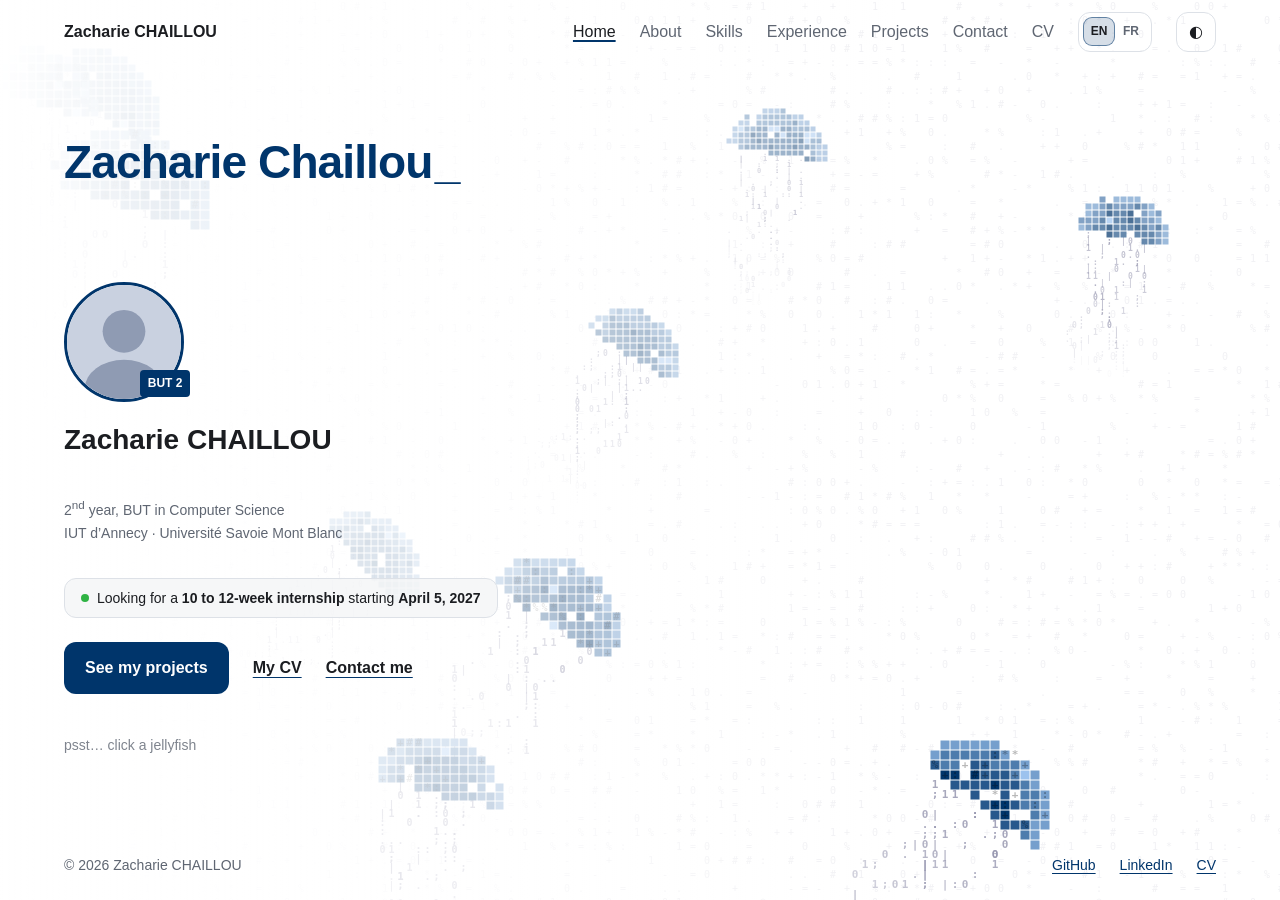
<file: index.html>
<!DOCTYPE html>
<html lang="en">
<head>
  <meta charset="UTF-8">
  <meta name="viewport" content="width=device-width, initial-scale=1.0">
  <meta name="description" content="Portfolio of Zacharie CHAILLOU, second-year Computer Science student (BUT) at IUT d’Annecy (USMB). Looking for a 10 to 12-week internship starting April 5, 2027." data-fr-content="E-portfolio de Zacharie CHAILLOU, étudiant en 2e année de BUT Informatique à l’IUT d’Annecy (USMB). Recherche un stage de 10 à 12 semaines à partir du 5 avril 2027.">
  <title data-fr="Zacharie CHAILLOU | Portfolio">Zacharie CHAILLOU | Portfolio</title>
  <link rel="icon" href="assets/img/favicon.svg" type="image/svg+xml">
  <script src="assets/js/boot.js"></script>
  <link rel="stylesheet" href="assets/css/main.css">
  <link rel="stylesheet" href="assets/css/pages/home.css">
  <script type="module" src="assets/js/main.js"></script>
</head>
<body data-page="accueil">
  <a class="skip-link" href="#contenu" data-fr="Aller au contenu">Skip to content</a>

  <!-- Fond animé : méduses ASCII (dessinées par assets/js/modules/jellyfish.js) -->
  <canvas class="jelly-canvas" data-jellyfish aria-hidden="true"></canvas>

  <header class="site-header">
    <div class="container site-header__inner">
      <a class="site-header__logo" href="index.html">Zacharie CHAILLOU</a>

      <button class="nav-toggle" aria-expanded="false" aria-controls="nav-principale" aria-label="Open menu" data-fr-aria-label="Ouvrir le menu">
        <span class="nav-toggle__bar"></span>
      </button>

      <nav id="nav-principale" class="site-nav" aria-label="Main navigation" data-fr-aria-label="Navigation principale">
        <ul class="site-nav__list">
          <li><a href="index.html" aria-current="page" data-fr="Accueil">Home</a></li>
          <li><a href="pages/a-propos.html" data-fr="À propos">About</a></li>
          <li><a href="pages/competences.html" data-fr="Compétences">Skills</a></li>
          <li><a href="pages/parcours.html" data-fr="Parcours">Experience</a></li>
          <li><a href="pages/projets.html" data-fr="Projets">Projects</a></li>
          <li><a href="pages/contact.html">Contact</a></li>
          <li><a href="pages/cv.html">CV</a></li>
        </ul>
      </nav>

      <button class="lang-toggle" type="button" aria-label="Passer le site en français" data-fr-aria-label="Switch the site to English" title="Français" data-fr-title="English"><span data-l="en">EN</span><span data-l="fr">FR</span></button>
      <button class="theme-toggle" aria-label="Toggle theme" data-fr-aria-label="Changer de thème" title="Toggle theme" data-fr-title="Changer de thème">◐</button>
    </div>
  </header>

  <main id="contenu" class="home">
    <section class="hero container">
      <div class="hero__intro">
        <h1 class="hero__title" data-typewriter>
          <span class="hero__line"><em>Zacharie Chaillou</em></span>
          <span class="hero__line" data-fr="étudiant en informatique">computer science student</span>
        </h1>

        <div class="hero__card">
          <div class="hero__avatar">
            <img src="assets/img/photo.svg" alt="Portrait of Zacharie CHAILLOU" data-fr-alt="Portrait de Zacharie CHAILLOU" width="128" height="128">
            <span class="hero__badge">BUT 2</span>
          </div>

          <p class="hero__name">Zacharie CHAILLOU</p>
          <p class="hero__school" data-fr="
            2<sup>e</sup> année de BUT Informatique<br>
            IUT d’Annecy · Université Savoie Mont Blanc
          ">
            2<sup>nd</sup> year, BUT in Computer Science<br>
            IUT d’Annecy · Université Savoie Mont Blanc
          </p>

          <p class="hero__status">
            <span class="status-dot" aria-hidden="true"></span>
            <span data-fr="Recherche un <strong>stage de 10 à 12 semaines</strong> à partir du <strong><time datetime=&quot;2027-04-05&quot;>05/04/2027</time></strong>">Looking for a <strong>10 to 12-week internship</strong> starting <strong><time datetime="2027-04-05">April 5, 2027</time></strong></span>
          </p>

          <div class="hero__actions">
            <a class="btn btn--primary" href="pages/projets.html" data-fr="Voir mes projets">See my projects</a>
            <a class="hero__link" href="pages/cv.html" data-fr="Mon CV">My CV</a>
            <a class="hero__link" href="pages/contact.html" data-fr="Me contacter">Contact me</a>
          </div>
        </div>
      </div>

      <p class="hero__hint" aria-hidden="true" data-fr="psst… clique sur une méduse">psst… click a jellyfish</p>
    </section>
  </main>

  <footer class="site-footer">
    <div class="container site-footer__inner">
      <p>&copy; <span data-year></span> Zacharie CHAILLOU</p>
      <ul class="site-footer__links">
        <li><a href="https://github.com/ZachChll" target="_blank" rel="noopener">GitHub</a></li>
        <li><a href="https://www.linkedin.com/" target="_blank" rel="noopener">LinkedIn</a></li>
        <li><a href="pages/cv.html">CV</a></li>
      </ul>
    </div>
  </footer>
</body>
</html>
</file>
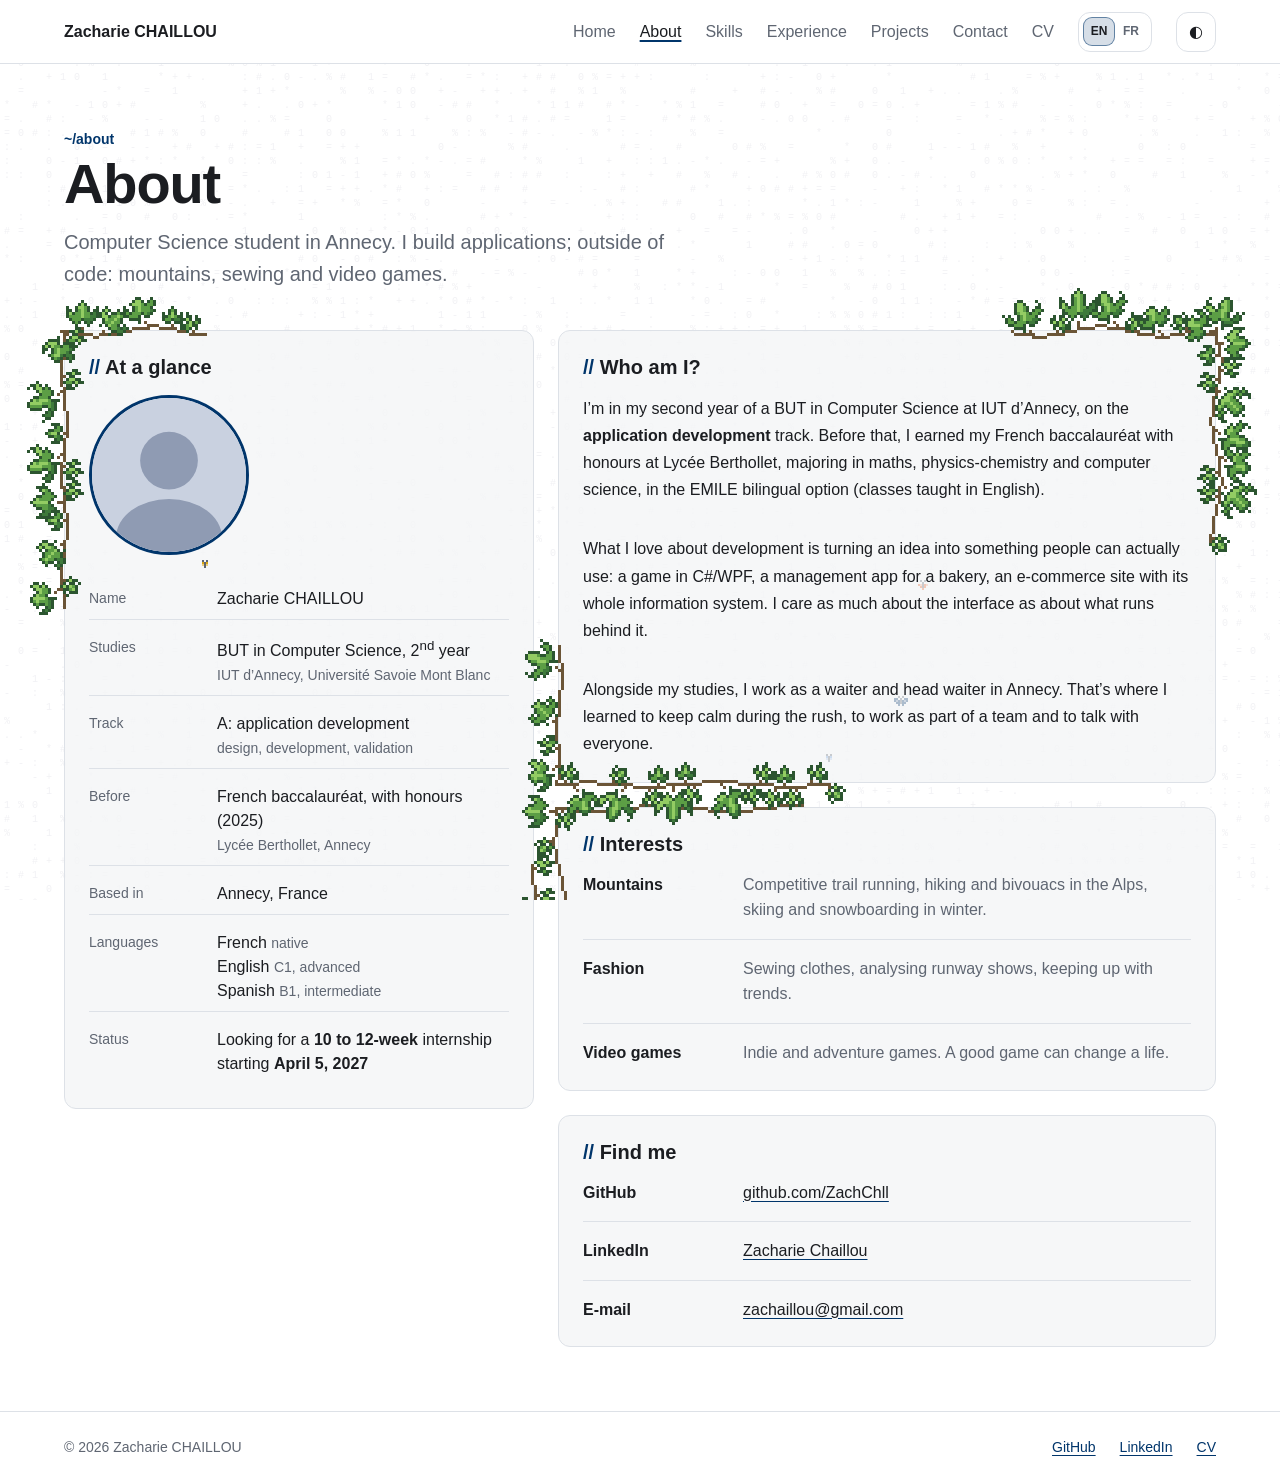
<file: pages/a-propos.html>
<!DOCTYPE html>
<html lang="en">
<head>
  <meta charset="UTF-8">
  <meta name="viewport" content="width=device-width, initial-scale=1.0">
  <meta name="description" content="Portfolio of Zacharie CHAILLOU – About" data-fr-content="E-portfolio de Zacharie CHAILLOU – À propos">
  <title data-fr="À propos | Zacharie CHAILLOU">About | Zacharie CHAILLOU</title>
  <link rel="icon" href="../assets/img/favicon.svg" type="image/svg+xml">
  <script src="../assets/js/boot.js"></script>
  <link rel="stylesheet" href="../assets/css/main.css">
  <link rel="stylesheet" href="../assets/css/pages/about.css">
  <script type="module" src="../assets/js/main.js"></script>
</head>
<body data-page="a-propos">
  <a class="skip-link" href="#contenu" data-fr="Aller au contenu">Skip to content</a>

  <!-- Fond animé : grille ASCII + lierre et papillons en pixel art (assets/js/modules/ivy.js) -->
  <canvas class="jelly-canvas" data-ascii-bg="ivy" aria-hidden="true"></canvas>

  <header class="site-header">
    <div class="container site-header__inner">
      <a class="site-header__logo" href="../index.html">Zacharie CHAILLOU</a>

      <button class="nav-toggle" aria-expanded="false" aria-controls="nav-principale" aria-label="Open menu" data-fr-aria-label="Ouvrir le menu">
        <span class="nav-toggle__bar"></span>
      </button>

      <nav id="nav-principale" class="site-nav" aria-label="Main navigation" data-fr-aria-label="Navigation principale">
        <ul class="site-nav__list">
          <li><a href="../index.html" data-fr="Accueil">Home</a></li>
          <li><a href="../pages/a-propos.html" aria-current="page" data-fr="À propos">About</a></li>
          <li><a href="../pages/competences.html" data-fr="Compétences">Skills</a></li>
          <li><a href="../pages/parcours.html" data-fr="Parcours">Experience</a></li>
          <li><a href="../pages/projets.html" data-fr="Projets">Projects</a></li>
          <li><a href="../pages/contact.html">Contact</a></li>
          <li><a href="../pages/cv.html">CV</a></li>
        </ul>
      </nav>

      <button class="lang-toggle" type="button" aria-label="Passer le site en français" data-fr-aria-label="Switch the site to English" title="Français" data-fr-title="English"><span data-l="en">EN</span><span data-l="fr">FR</span></button>
      <button class="theme-toggle" aria-label="Toggle theme" data-fr-aria-label="Changer de thème" title="Toggle theme" data-fr-title="Changer de thème">◐</button>
    </div>
  </header>

  <main id="contenu" class="about">

    <div class="section">
      <div class="container">
        <header class="page-head">
          <p class="page-head__eyebrow" data-fr="~/a-propos">~/about</p>
          <h1 data-fr="À propos">About</h1>
          <p class="about__lead" data-fr="Étudiant en BUT Informatique à Annecy. Je développe des applications ; à côté, la montagne, la couture et le jeu vidéo.">Computer Science student in Annecy. I build applications; outside of code: mountains, sewing and video games.</p>
        </header>

        <div class="two-columns">
          <section class="panel" aria-labelledby="fiche">
            <h2 id="fiche" data-fr="Fiche d’identité">At a glance</h2>
            <img class="about__photo" src="../assets/img/photo.svg" alt="Portrait of Zacharie CHAILLOU" data-fr-alt="Portrait de Zacharie CHAILLOU" width="320" height="320">
            <dl class="facts">
              <div class="fact"><dt data-fr="Nom">Name</dt><dd>Zacharie CHAILLOU</dd></div>
              <div class="fact"><dt data-fr="Études">Studies</dt><dd data-fr="BUT Informatique, 2<sup>e</sup> année<br><span class=&quot;muted&quot;>IUT d’Annecy, Université Savoie Mont Blanc</span>">BUT in Computer Science, 2<sup>nd</sup> year<br><span class="muted">IUT d’Annecy, Université Savoie Mont Blanc</span></dd></div>
              <div class="fact"><dt data-fr="Parcours">Track</dt><dd data-fr="A : réalisation d’applications<br><span class=&quot;muted&quot;>conception, développement, validation</span>">A: application development<br><span class="muted">design, development, validation</span></dd></div>
              <div class="fact"><dt data-fr="Avant">Before</dt><dd data-fr="Bac général, mention Bien (2025)<br><span class=&quot;muted&quot;>Lycée Berthollet, Annecy</span>">French baccalauréat, with honours (2025)<br><span class="muted">Lycée Berthollet, Annecy</span></dd></div>
              <div class="fact"><dt data-fr="Basé à">Based in</dt><dd data-fr="Annecy (74)">Annecy, France</dd></div>
              <div class="fact"><dt data-fr="Langues">Languages</dt><dd data-fr="Français<br>Anglais <span class=&quot;muted&quot;>C1, avancé</span><br>Espagnol <span class=&quot;muted&quot;>B1, intermédiaire</span>">French <span class="muted">native</span><br>English <span class="muted">C1, advanced</span><br>Spanish <span class="muted">B1, intermediate</span></dd></div>
              <div class="fact"><dt data-fr="Statut">Status</dt><dd data-fr="Recherche un stage de <strong>10 à 12 semaines</strong> à partir du <strong><time datetime=&quot;2027-04-05&quot;>05/04/2027</time></strong>">Looking for a <strong>10 to 12-week</strong> internship starting <strong><time datetime="2027-04-05">April 5, 2027</time></strong></dd></div>
            </dl>
          </section>

          <div class="stack">
            <section class="panel" aria-labelledby="qui">
              <h2 id="qui" data-fr="Qui suis-je ?">Who am I?</h2>
              <div class="prose">
                <p data-fr="Je suis en 2<sup>e</sup> année de BUT Informatique à l’IUT d’Annecy, dans le parcours <strong>réalisation d’applications</strong>. Avant ça, j’ai obtenu un bac général mention Bien au lycée Berthollet, avec les spécialités maths, physique-chimie et informatique, en option EMILE (cours en anglais).">I’m in my second year of a BUT in Computer Science at IUT d’Annecy, on the <strong>application development</strong> track. Before that, I earned my French baccalauréat with honours at Lycée Berthollet, majoring in maths, physics-chemistry and computer science, in the EMILE bilingual option (classes taught in English).</p>
                <p data-fr="Ce qui me plaît dans le développement, c’est de passer d’une idée à quelque chose qu’on peut vraiment utiliser : un jeu en C#/WPF, une application de gestion pour une boulangerie, un site e-commerce avec tout son système d’information. J’aime soigner autant l’interface que ce qui la fait tourner derrière.">What I love about development is turning an idea into something people can actually use: a game in C#/WPF, a management app for a bakery, an e-commerce site with its whole information system. I care as much about the interface as about what runs behind it.</p>
                <p data-fr="En parallèle de mes études, je travaille comme serveur et chef de rang à Annecy. C’est là que j’ai appris à garder mon calme dans le rush, à m’organiser en équipe et à parler avec tout le monde.">Alongside my studies, I work as a waiter and head waiter in Annecy. That’s where I learned to keep calm during the rush, to work as part of a team and to talk with everyone.</p>
              </div>
            </section>

            <section class="panel" aria-labelledby="interets">
              <h2 id="interets" data-fr="Centres d’intérêt">Interests</h2>
              <ul class="rows">
                <li data-fr="<strong>Montagne</strong><span>Trail en compétition, randonnée et bivouac dans les Alpes, ski et snowboard l’hiver.</span>"><strong>Mountains</strong><span>Competitive trail running, hiking and bivouacs in the Alps, skiing and snowboarding in winter.</span></li>
                <li data-fr="<strong>Mode</strong><span>Couture de vêtements, analyse de défilés, suivi des tendances.</span>"><strong>Fashion</strong><span>Sewing clothes, analysing runway shows, keeping up with trends.</span></li>
                <li data-fr="<strong>Jeu vidéo</strong><span>Jeux indépendants et jeux d’aventure. Un bon jeu peut changer une vie.</span>"><strong>Video games</strong><span>Indie and adventure games. A good game can change a life.</span></li>
              </ul>
            </section>

            <section class="panel" aria-labelledby="ailleurs">
              <h2 id="ailleurs" data-fr="Me retrouver">Find me</h2>
              <ul class="rows">
                <li><strong>GitHub</strong><span><a href="https://github.com/ZachChll" target="_blank" rel="noopener">github.com/ZachChll</a></span></li>
                <li><strong>LinkedIn</strong><span><a href="https://www.linkedin.com/" target="_blank" rel="noopener">Zacharie Chaillou</a></span></li>
                <li><strong>E-mail</strong><span><a href="mailto:zachaillou@gmail.com">zachaillou@gmail.com</a></span></li>
              </ul>
            </section>
          </div>
        </div>
      </div>
    </div>
  </main>

  <footer class="site-footer">
    <div class="container site-footer__inner">
      <p>&copy; <span data-year></span> Zacharie CHAILLOU</p>
      <ul class="site-footer__links">
        <li><a href="https://github.com/ZachChll" target="_blank" rel="noopener">GitHub</a></li>
        <li><a href="https://www.linkedin.com/" target="_blank" rel="noopener">LinkedIn</a></li>
        <li><a href="../pages/cv.html">CV</a></li>
      </ul>
    </div>
  </footer>
</body>
</html>
</file>
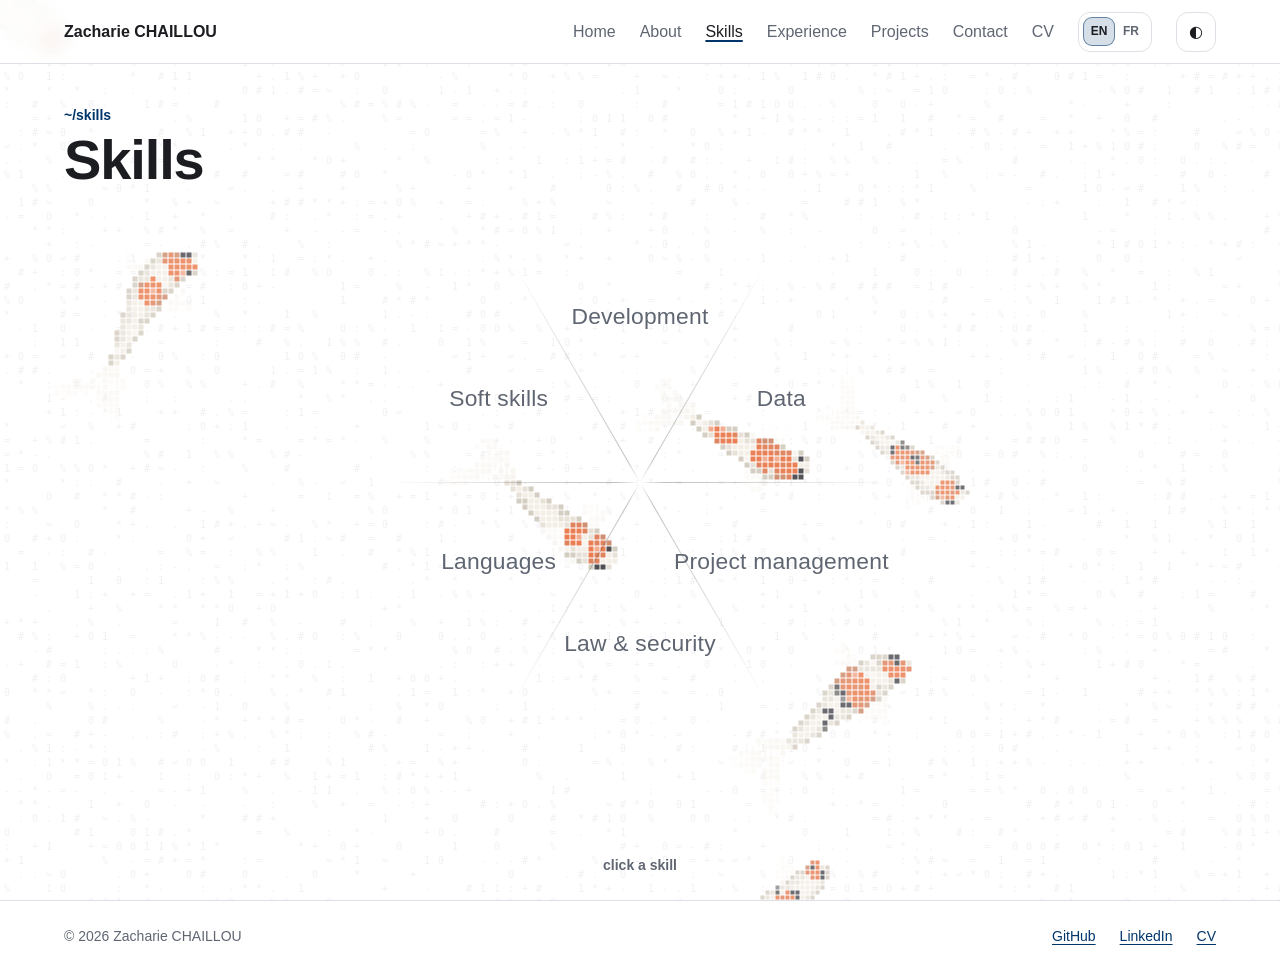
<file: pages/competences.html>
<!DOCTYPE html>
<html lang="en">
<head>
  <meta charset="UTF-8">
  <meta name="viewport" content="width=device-width, initial-scale=1.0">
  <meta name="description" content="Portfolio of Zacharie CHAILLOU – Skills" data-fr-content="E-portfolio de Zacharie CHAILLOU – Compétences">
  <title data-fr="Compétences | Zacharie CHAILLOU">Skills | Zacharie CHAILLOU</title>
  <link rel="icon" href="../assets/img/favicon.svg" type="image/svg+xml">
  <script src="../assets/js/boot.js"></script>
  <link rel="stylesheet" href="../assets/css/main.css">
  <link rel="stylesheet" href="../assets/css/pages/skills.css">
  <script type="module" src="../assets/js/main.js"></script>
</head>
<body data-page="competences">
  <a class="skip-link" href="#contenu" data-fr="Aller au contenu">Skip to content</a>

  <!-- Fond animé : grille ASCII + carpes koi (assets/js/modules/koi.js) -->
  <canvas class="jelly-canvas" data-ascii-bg="koi" aria-hidden="true"></canvas>

  <header class="site-header">
    <div class="container site-header__inner">
      <a class="site-header__logo" href="../index.html">Zacharie CHAILLOU</a>

      <button class="nav-toggle" aria-expanded="false" aria-controls="nav-principale" aria-label="Open menu" data-fr-aria-label="Ouvrir le menu">
        <span class="nav-toggle__bar"></span>
      </button>

      <nav id="nav-principale" class="site-nav" aria-label="Main navigation" data-fr-aria-label="Navigation principale">
        <ul class="site-nav__list">
          <li><a href="../index.html" data-fr="Accueil">Home</a></li>
          <li><a href="../pages/a-propos.html" data-fr="À propos">About</a></li>
          <li><a href="../pages/competences.html" aria-current="page" data-fr="Compétences">Skills</a></li>
          <li><a href="../pages/parcours.html" data-fr="Parcours">Experience</a></li>
          <li><a href="../pages/projets.html" data-fr="Projets">Projects</a></li>
          <li><a href="../pages/contact.html">Contact</a></li>
          <li><a href="../pages/cv.html">CV</a></li>
        </ul>
      </nav>

      <button class="lang-toggle" type="button" aria-label="Passer le site en français" data-fr-aria-label="Switch the site to English" title="Français" data-fr-title="English"><span data-l="en">EN</span><span data-l="fr">FR</span></button>
      <button class="theme-toggle" aria-label="Toggle theme" data-fr-aria-label="Changer de thème" title="Toggle theme" data-fr-title="Changer de thème">◐</button>
    </div>
  </header>

  <main id="contenu" class="skills-page">
    <div class="skills-stage" data-skills data-state="center">
      <header class="skills-head container">
        <p class="page-head__eyebrow" data-fr="~/competences">~/skills</p>
        <h1 data-fr="Compétences">Skills</h1>
      </header>

      <!-- Roue des compétences (construite par assets/js/modules/skills.js) -->
      <div class="wheel-rail">
        <div class="wheel-sticky">
          <div class="wheel" data-wheel>
            <div class="wheel__disc" data-wheel-disc></div>
          </div>
          <p class="skills-hint" aria-hidden="true" data-fr="clique sur une compétence">click a skill</p>
        </div>
      </div>

      <!-- Détail de la catégorie choisie -->
      <section class="skill-detail" data-skill-detail id="skill-detail" aria-live="polite" hidden></section>
    </div>
  </main>

  <footer class="site-footer">
    <div class="container site-footer__inner">
      <p>&copy; <span data-year></span> Zacharie CHAILLOU</p>
      <ul class="site-footer__links">
        <li><a href="https://github.com/ZachChll" target="_blank" rel="noopener">GitHub</a></li>
        <li><a href="https://www.linkedin.com/" target="_blank" rel="noopener">LinkedIn</a></li>
        <li><a href="../pages/cv.html">CV</a></li>
      </ul>
    </div>
  </footer>
</body>
</html>
</file>
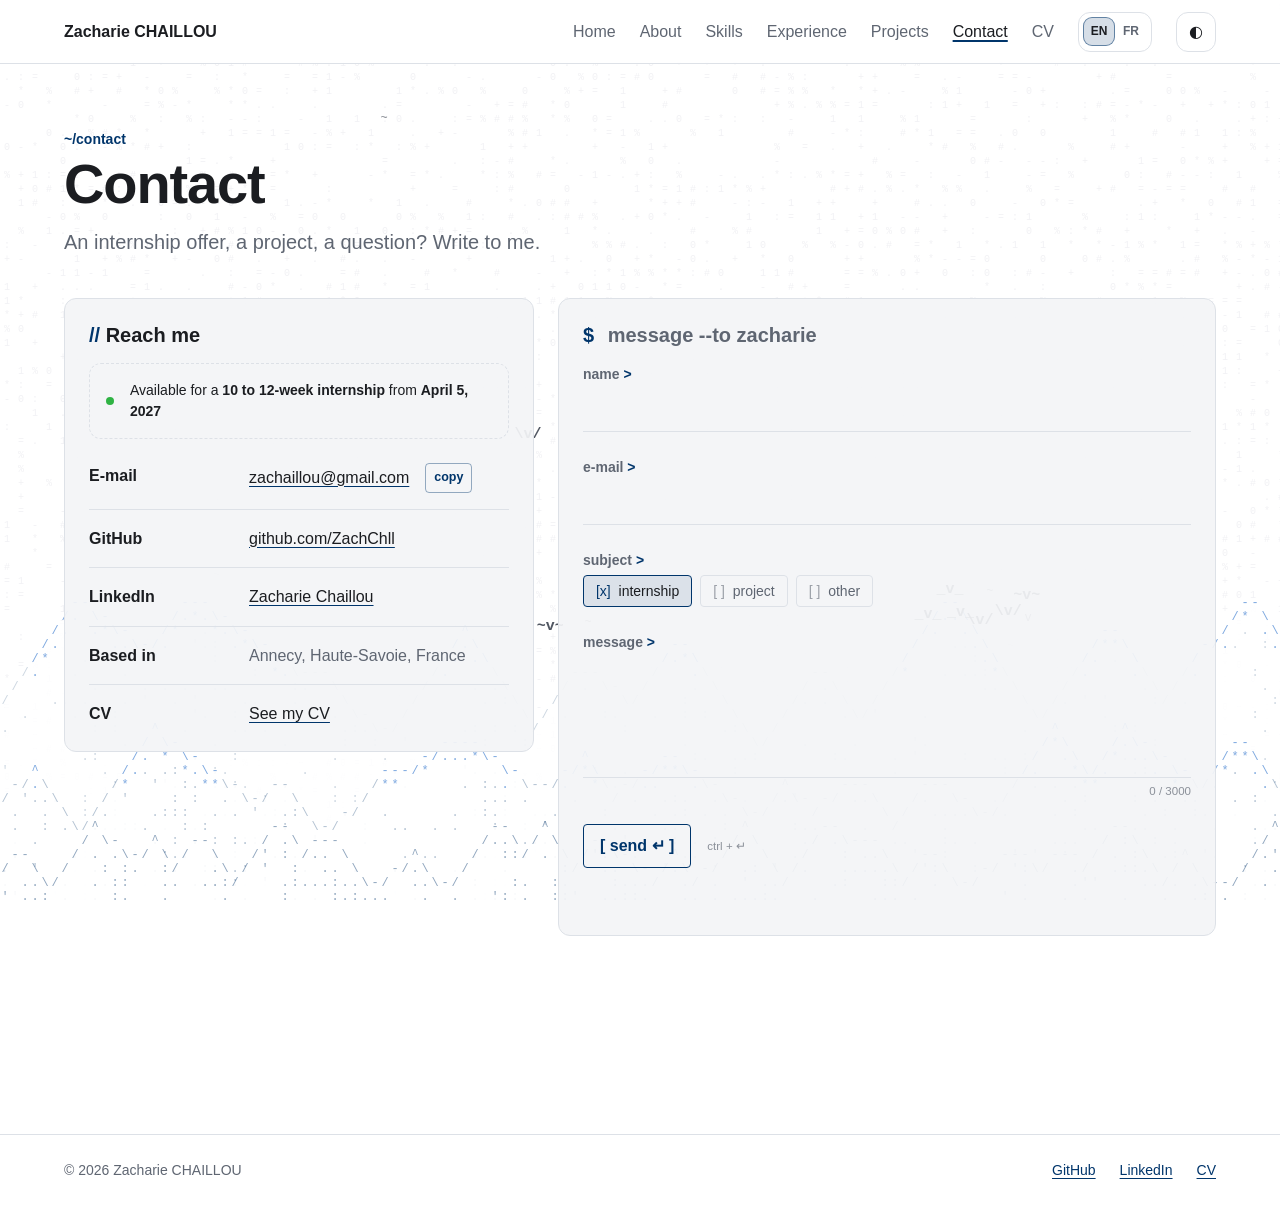
<file: pages/contact.html>
<!DOCTYPE html>
<html lang="en">
<head>
  <meta charset="UTF-8">
  <meta name="viewport" content="width=device-width, initial-scale=1.0">
  <meta name="description" content="Portfolio of Zacharie CHAILLOU – Contact" data-fr-content="E-portfolio de Zacharie CHAILLOU – Contact">
  <title data-fr="Contact | Zacharie CHAILLOU">Contact | Zacharie CHAILLOU</title>
  <link rel="icon" href="../assets/img/favicon.svg" type="image/svg+xml">
  <script src="../assets/js/boot.js"></script>
  <link rel="stylesheet" href="../assets/css/main.css">
  <link rel="stylesheet" href="../assets/css/pages/contact.css">
  <script type="module" src="../assets/js/main.js"></script>
</head>
<body data-page="contact">
  <a class="skip-link" href="#contenu" data-fr="Aller au contenu">Skip to content</a>

  <!-- Fond animé : grille ASCII + montagnes et volée d'oiseaux (assets/js/modules/birds.js) -->
  <canvas class="jelly-canvas" data-ascii-bg="birds" aria-hidden="true"></canvas>

  <header class="site-header">
    <div class="container site-header__inner">
      <a class="site-header__logo" href="../index.html">Zacharie CHAILLOU</a>

      <button class="nav-toggle" aria-expanded="false" aria-controls="nav-principale" aria-label="Open menu" data-fr-aria-label="Ouvrir le menu">
        <span class="nav-toggle__bar"></span>
      </button>

      <nav id="nav-principale" class="site-nav" aria-label="Main navigation" data-fr-aria-label="Navigation principale">
        <ul class="site-nav__list">
          <li><a href="../index.html" data-fr="Accueil">Home</a></li>
          <li><a href="../pages/a-propos.html" data-fr="À propos">About</a></li>
          <li><a href="../pages/competences.html" data-fr="Compétences">Skills</a></li>
          <li><a href="../pages/parcours.html" data-fr="Parcours">Experience</a></li>
          <li><a href="../pages/projets.html" data-fr="Projets">Projects</a></li>
          <li><a href="../pages/contact.html" aria-current="page">Contact</a></li>
          <li><a href="../pages/cv.html">CV</a></li>
        </ul>
      </nav>

      <button class="lang-toggle" type="button" aria-label="Passer le site en français" data-fr-aria-label="Switch the site to English" title="Français" data-fr-title="English"><span data-l="en">EN</span><span data-l="fr">FR</span></button>
      <button class="theme-toggle" aria-label="Toggle theme" data-fr-aria-label="Changer de thème" title="Toggle theme" data-fr-title="Changer de thème">◐</button>
    </div>
  </header>

  <main id="contenu" class="contact">

    <div class="section">
      <div class="container">
        <header class="page-head">
          <p class="page-head__eyebrow">~/contact</p>
          <h1>Contact</h1>
          <p class="contact__lead" data-fr="Une offre de stage, un projet, une question ? Écrivez-moi.">An internship offer, a project, a question? Write to me.</p>
        </header>

        <div class="two-columns">
          <section class="panel contact__info" aria-labelledby="joindre">
            <h2 id="joindre" data-fr="Me joindre">Reach me</h2>
            <p class="contact__status">
              <span class="status-dot" aria-hidden="true"></span>
              <span data-fr="Disponible pour un <strong>stage de 10 à 12 semaines</strong> dès le <strong><time datetime=&quot;2027-04-05&quot;>05/04/2027</time></strong>">Available for a <strong>10 to 12-week internship</strong> from <strong><time datetime="2027-04-05">April 5, 2027</time></strong></span>
            </p>
            <ul class="rows">
              <li>
                <strong>E-mail</strong>
                <span class="contact__mail">
                  <a href="mailto:zachaillou@gmail.com" data-copy-source>zachaillou@gmail.com</a>
                  <button class="copy-btn" type="button" data-copy="zachaillou@gmail.com" aria-label="Copy e-mail address" data-fr-aria-label="Copier l’adresse e-mail" data-fr="copier">copy</button>
                </span>
              </li>
              <li><strong>GitHub</strong><span><a href="https://github.com/ZachChll" target="_blank" rel="noopener">github.com/ZachChll</a></span></li>
              <li><strong>LinkedIn</strong><span><a href="https://www.linkedin.com/" target="_blank" rel="noopener">Zacharie Chaillou</a></span></li>
              <li><strong data-fr="Basé à">Based in</strong><span data-fr="Annecy (74), Haute-Savoie">Annecy, Haute-Savoie, France</span></li>
              <li><strong>CV</strong><span><a href="cv.html" data-fr="Voir mon CV">See my CV</a></span></li>
            </ul>
          </section>

          <section class="panel term" aria-labelledby="ecrire">
            <h2 id="ecrire" class="term__cmd"><span class="term__prompt" aria-hidden="true">$</span> message --to zacharie</h2>

            <form class="term__form" data-contact-form action="https://formspree.io/f/xwlownnq" method="POST" novalidate>
              <div class="term__field">
                <label for="nom" data-fr="nom &lt;span aria-hidden=&quot;true&quot;&gt;&amp;gt;&lt;/span&gt;">name <span aria-hidden="true">&gt;</span></label>
                <input id="nom" name="nom" type="text" required autocomplete="name" maxlength="100">
              </div>
              <div class="term__field">
                <label for="email">e-mail <span aria-hidden="true">&gt;</span></label>
                <input id="email" name="email" type="email" required autocomplete="email" maxlength="200">
              </div>
              <fieldset class="term__field term__field--choice">
                <legend data-fr="objet &lt;span aria-hidden=&quot;true&quot;&gt;&amp;gt;&lt;/span&gt;">subject <span aria-hidden="true">&gt;</span></legend>
                <div class="chips">
                  <label class="chip"><input type="radio" name="objet" value="Stage" checked><span data-fr="stage">internship</span></label>
                  <label class="chip"><input type="radio" name="objet" value="Projet"><span data-fr="projet">project</span></label>
                  <label class="chip"><input type="radio" name="objet" value="Autre"><span data-fr="autre">other</span></label>
                </div>
              </fieldset>
              <div class="term__field term__field--message">
                <label for="message">message <span aria-hidden="true">&gt;</span></label>
                <textarea id="message" name="message" rows="5" required maxlength="3000"></textarea>
                <span class="term__count" data-count aria-hidden="true">0 / 3000</span>
              </div>
              <!-- piège à robots : invisible pour les humains -->
              <input class="term__trap" type="text" name="_gotcha" tabindex="-1" autocomplete="off" aria-hidden="true">

              <div class="term__actions">
                <button class="term__send" type="submit"><span data-send-label data-fr="[ envoyer ↵ ]">[ send ↵ ]</span></button>
                <span class="term__hint" aria-hidden="true">ctrl + ↵</span>
              </div>
              <p class="term__status" role="status" aria-live="polite"></p>
            </form>

            <div class="term__done" data-contact-done hidden>
              <p data-fr="&lt;span class=&quot;term__ok&quot;&gt;✓&lt;/span&gt; message envoyé"><span class="term__ok">✓</span> message sent</p>
              <p class="term__muted" data-fr="Merci ! Je vous réponds dès que possible.">Thank you! I’ll get back to you as soon as possible.</p>
              <button class="term__again" type="button" data-contact-again data-fr="[ écrire un autre message ]">[ write another message ]</button>
            </div>
          </section>
        </div>
      </div>
    </div>
  </main>

  <footer class="site-footer">
    <div class="container site-footer__inner">
      <p>&copy; <span data-year></span> Zacharie CHAILLOU</p>
      <ul class="site-footer__links">
        <li><a href="https://github.com/ZachChll" target="_blank" rel="noopener">GitHub</a></li>
        <li><a href="https://www.linkedin.com/" target="_blank" rel="noopener">LinkedIn</a></li>
        <li><a href="../pages/cv.html">CV</a></li>
      </ul>
    </div>
  </footer>
</body>
</html>
</file>
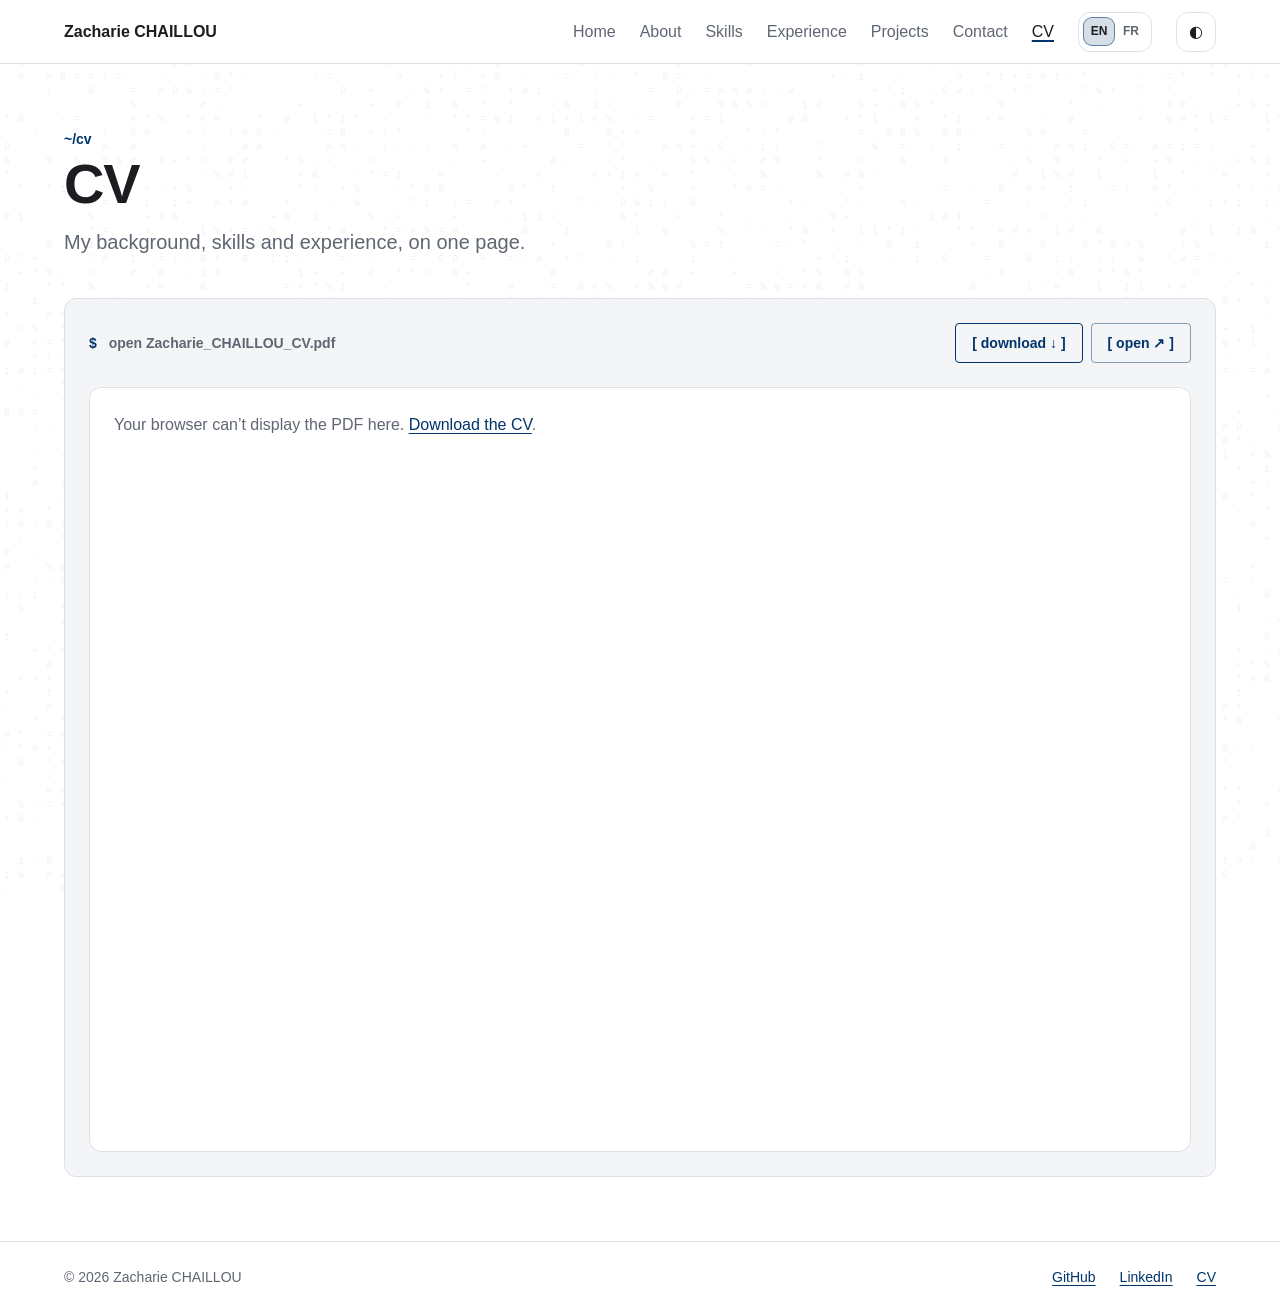
<file: pages/cv.html>
<!DOCTYPE html>
<html lang="en">
<head>
  <meta charset="UTF-8">
  <meta name="viewport" content="width=device-width, initial-scale=1.0">
  <meta name="description" content="Portfolio of Zacharie CHAILLOU – CV" data-fr-content="E-portfolio de Zacharie CHAILLOU – CV">
  <title data-fr="CV | Zacharie CHAILLOU">CV | Zacharie CHAILLOU</title>
  <link rel="icon" href="../assets/img/favicon.svg" type="image/svg+xml">
  <script src="../assets/js/boot.js"></script>
  <link rel="stylesheet" href="../assets/css/main.css">
  <link rel="stylesheet" href="../assets/css/pages/cv.css">
  <script type="module" src="../assets/js/main.js"></script>
</head>
<body data-page="cv">
  <a class="skip-link" href="#contenu" data-fr="Aller au contenu">Skip to content</a>

  <!-- Fond animé : grille ASCII -->
  <canvas class="jelly-canvas" data-ascii-bg aria-hidden="true"></canvas>

  <header class="site-header">
    <div class="container site-header__inner">
      <a class="site-header__logo" href="../index.html">Zacharie CHAILLOU</a>

      <button class="nav-toggle" aria-expanded="false" aria-controls="nav-principale" aria-label="Open menu" data-fr-aria-label="Ouvrir le menu">
        <span class="nav-toggle__bar"></span>
      </button>

      <nav id="nav-principale" class="site-nav" aria-label="Main navigation" data-fr-aria-label="Navigation principale">
        <ul class="site-nav__list">
          <li><a href="../index.html" data-fr="Accueil">Home</a></li>
          <li><a href="../pages/a-propos.html" data-fr="À propos">About</a></li>
          <li><a href="../pages/competences.html" data-fr="Compétences">Skills</a></li>
          <li><a href="../pages/parcours.html" data-fr="Parcours">Experience</a></li>
          <li><a href="../pages/projets.html" data-fr="Projets">Projects</a></li>
          <li><a href="../pages/contact.html">Contact</a></li>
          <li><a href="../pages/cv.html" aria-current="page">CV</a></li>
        </ul>
      </nav>

      <button class="lang-toggle" type="button" aria-label="Passer le site en français" data-fr-aria-label="Switch the site to English" title="Français" data-fr-title="English"><span data-l="en">EN</span><span data-l="fr">FR</span></button>
      <button class="theme-toggle" aria-label="Toggle theme" data-fr-aria-label="Changer de thème" title="Toggle theme" data-fr-title="Changer de thème">◐</button>
    </div>
  </header>

  <main id="contenu" class="cv">

    <div class="section">
      <div class="container">
        <header class="page-head">
          <p class="page-head__eyebrow">~/cv</p>
          <h1>CV</h1>
          <p class="cv__lead" data-fr="Mon parcours, mes compétences et mes expériences, sur une page.">My background, skills and experience, on one page.</p>
        </header>

        <section class="panel cv__panel">
          <div class="cv__bar">
            <p class="cv__file"><span class="cv__prompt">$</span> open Zacharie_CHAILLOU_CV.pdf</p>
            <div class="cv__actions">
              <a class="cv__btn cv__btn--primary" href="../assets/docs/cv.pdf" download="Zacharie_CHAILLOU_CV.pdf" data-fr="[ télécharger ↓ ]">[ download ↓ ]</a>
              <a class="cv__btn" href="../assets/docs/cv.pdf" target="_blank" rel="noopener" data-fr="[ ouvrir ↗ ]">[ open ↗ ]</a>
            </div>
          </div>
          <object class="cv__viewer" data="../assets/docs/cv.pdf#navpanes=0&view=FitH" type="application/pdf" aria-label="Zacharie CHAILLOU’s CV (PDF)" data-fr-aria-label="CV de Zacharie CHAILLOU (PDF)">
            <p data-fr="Votre navigateur ne peut pas afficher le PDF ici. <a href=&quot;../assets/docs/cv.pdf&quot; download=&quot;Zacharie_CHAILLOU_CV.pdf&quot;>Télécharger le CV</a>.">Your browser can’t display the PDF here. <a href="../assets/docs/cv.pdf" download="Zacharie_CHAILLOU_CV.pdf">Download the CV</a>.</p>
          </object>
        </section>
      </div>
    </div>
  </main>

  <footer class="site-footer">
    <div class="container site-footer__inner">
      <p>&copy; <span data-year></span> Zacharie CHAILLOU</p>
      <ul class="site-footer__links">
        <li><a href="https://github.com/ZachChll" target="_blank" rel="noopener">GitHub</a></li>
        <li><a href="https://www.linkedin.com/" target="_blank" rel="noopener">LinkedIn</a></li>
        <li><a href="../pages/cv.html">CV</a></li>
      </ul>
    </div>
  </footer>
</body>
</html>
</file>
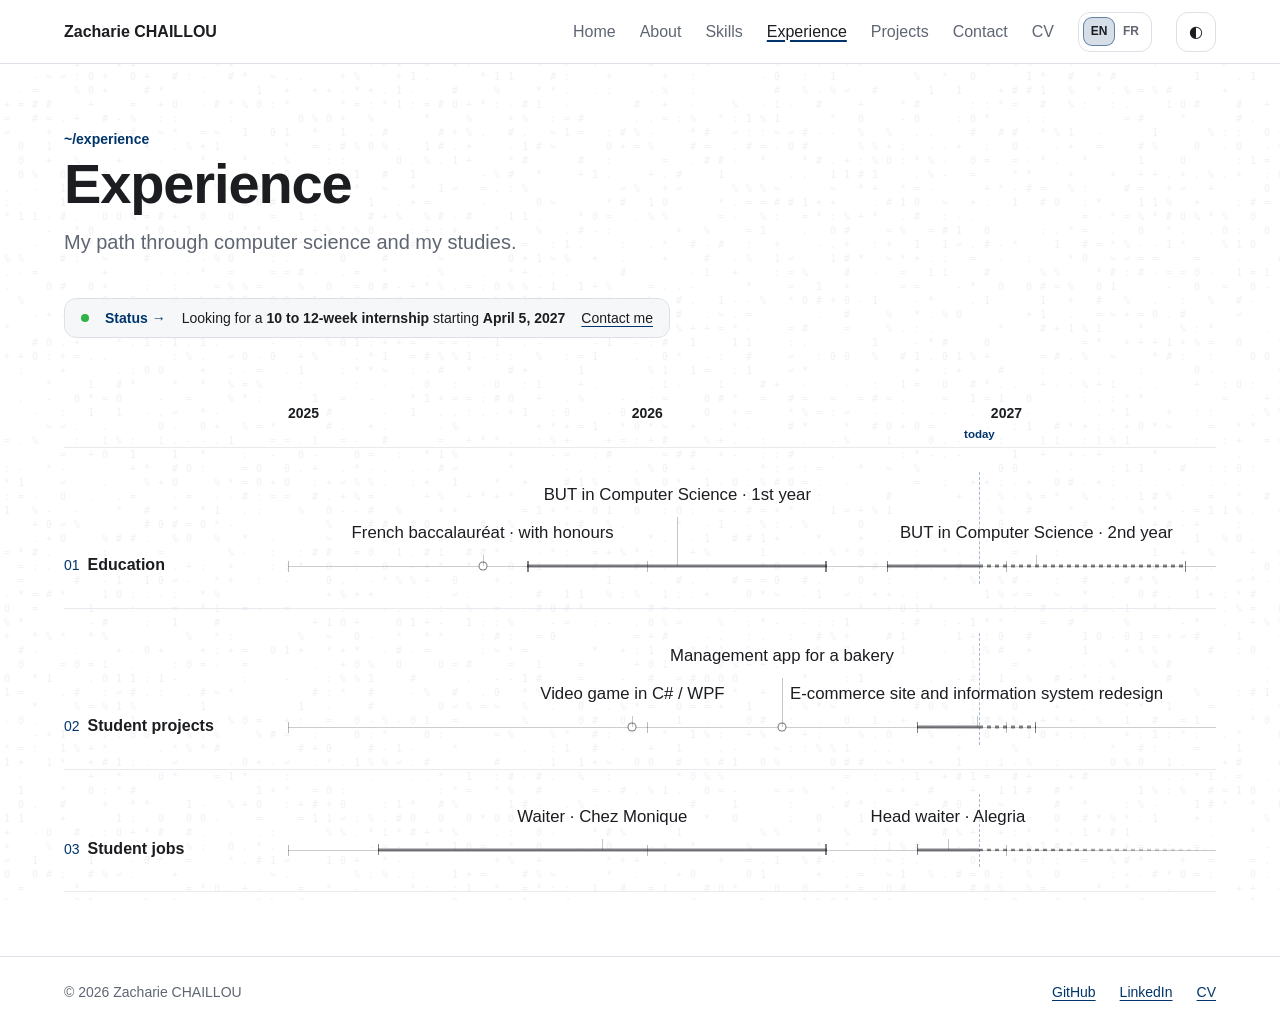
<file: pages/parcours.html>
<!DOCTYPE html>
<html lang="en">
<head>
  <meta charset="UTF-8">
  <meta name="viewport" content="width=device-width, initial-scale=1.0">
  <meta name="description" content="Portfolio of Zacharie CHAILLOU – Experience" data-fr-content="E-portfolio de Zacharie CHAILLOU – Parcours">
  <title data-fr="Parcours | Zacharie CHAILLOU">Experience | Zacharie CHAILLOU</title>
  <link rel="icon" href="../assets/img/favicon.svg" type="image/svg+xml">
  <script src="../assets/js/boot.js"></script>
  <link rel="stylesheet" href="../assets/css/main.css">
  <link rel="stylesheet" href="../assets/css/pages/parcours.css">
  <script type="module" src="../assets/js/main.js"></script>
</head>
<body data-page="parcours">
  <a class="skip-link" href="#contenu" data-fr="Aller au contenu">Skip to content</a>

  <!-- Fond animé : grille ASCII seule -->
  <canvas class="jelly-canvas" data-ascii-bg aria-hidden="true"></canvas>

  <header class="site-header">
    <div class="container site-header__inner">
      <a class="site-header__logo" href="../index.html">Zacharie CHAILLOU</a>

      <button class="nav-toggle" aria-expanded="false" aria-controls="nav-principale" aria-label="Open menu" data-fr-aria-label="Ouvrir le menu">
        <span class="nav-toggle__bar"></span>
      </button>

      <nav id="nav-principale" class="site-nav" aria-label="Main navigation" data-fr-aria-label="Navigation principale">
        <ul class="site-nav__list">
          <li><a href="../index.html" data-fr="Accueil">Home</a></li>
          <li><a href="../pages/a-propos.html" data-fr="À propos">About</a></li>
          <li><a href="../pages/competences.html" data-fr="Compétences">Skills</a></li>
          <li><a href="../pages/parcours.html" aria-current="page" data-fr="Parcours">Experience</a></li>
          <li><a href="../pages/projets.html" data-fr="Projets">Projects</a></li>
          <li><a href="../pages/contact.html">Contact</a></li>
          <li><a href="../pages/cv.html">CV</a></li>
        </ul>
      </nav>

      <button class="lang-toggle" type="button" aria-label="Passer le site en français" data-fr-aria-label="Switch the site to English" title="Français" data-fr-title="English"><span data-l="en">EN</span><span data-l="fr">FR</span></button>
      <button class="theme-toggle" aria-label="Toggle theme" data-fr-aria-label="Changer de thème" title="Toggle theme" data-fr-title="Changer de thème">◐</button>
    </div>
  </header>

  <main id="contenu" class="parcours-page">
    <div class="section">
      <div class="container">
        <header class="page-head parcours-head">
          <p class="page-head__eyebrow" data-fr="~/parcours">~/experience</p>
          <h1 data-fr="Parcours">Experience</h1>
          <p class="parcours-head__lead" data-fr="Mon parcours dans l'informatique et les études.">My path through computer science and my studies.</p>
        </header>

        <p class="head-status">
          <span class="status-dot" aria-hidden="true"></span>
          <span class="head-status__ref" data-fr="Statut →">Status →</span>
          <span data-fr="Recherche un <strong>stage de 10 à 12 semaines</strong> à partir du <strong><time datetime=&quot;2027-04-05&quot;>05/04/2027</time></strong>">Looking for a <strong>10 to 12-week internship</strong> starting <strong><time datetime="2027-04-05">April 5, 2027</time></strong></span>
          <a class="head-status__link" href="contact.html" data-fr="Me contacter">Contact me</a>
        </p>

        <!-- Trois frises sur un même axe du temps (construites par assets/js/modules/parcours.js) -->
        <div class="tl" data-parcours></div>
      </div>
    </div>
  </main>

  <footer class="site-footer">
    <div class="container site-footer__inner">
      <p>&copy; <span data-year></span> Zacharie CHAILLOU</p>
      <ul class="site-footer__links">
        <li><a href="https://github.com/ZachChll" target="_blank" rel="noopener">GitHub</a></li>
        <li><a href="https://www.linkedin.com/" target="_blank" rel="noopener">LinkedIn</a></li>
        <li><a href="../pages/cv.html">CV</a></li>
      </ul>
    </div>
  </footer>
</body>
</html>
</file>
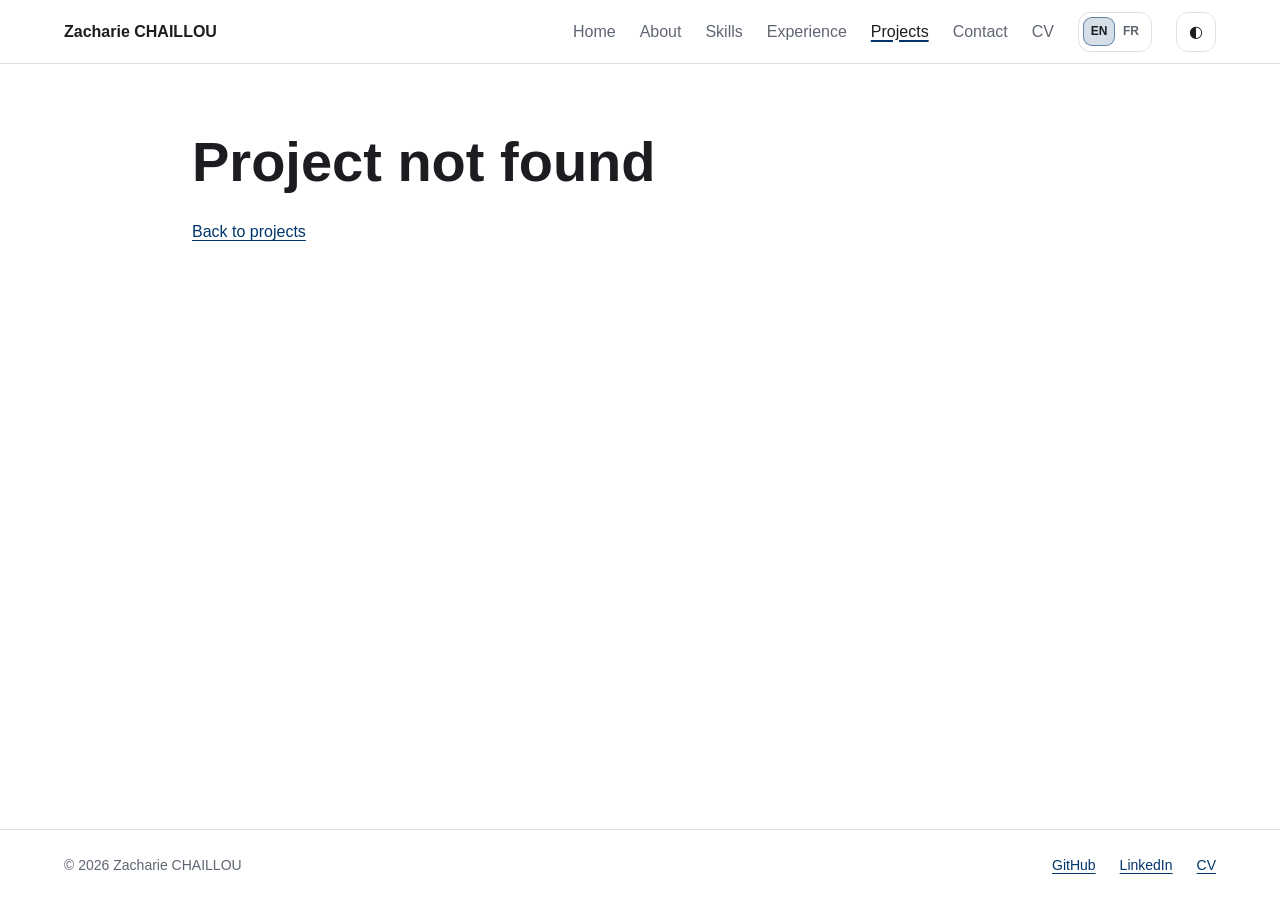
<file: pages/projet.html>
<!DOCTYPE html>
<html lang="en">
<head>
  <meta charset="UTF-8">
  <meta name="viewport" content="width=device-width, initial-scale=1.0">
  <meta name="description" content="Portfolio of Zacharie CHAILLOU – Project" data-fr-content="E-portfolio de Zacharie CHAILLOU – Projet">
  <title data-fr="Projet | Zacharie CHAILLOU">Project | Zacharie CHAILLOU</title>
  <link rel="icon" href="../assets/img/favicon.svg" type="image/svg+xml">
  <script src="../assets/js/boot.js"></script>
  <link rel="stylesheet" href="../assets/css/main.css">
  <link rel="stylesheet" href="../assets/css/pages/project.css">
  <script type="module" src="../assets/js/main.js"></script>
</head>
<body data-page="projets">
  <a class="skip-link" href="#contenu" data-fr="Aller au contenu">Skip to content</a>

  <header class="site-header">
    <div class="container site-header__inner">
      <a class="site-header__logo" href="../index.html">Zacharie CHAILLOU</a>

      <button class="nav-toggle" aria-expanded="false" aria-controls="nav-principale" aria-label="Open menu" data-fr-aria-label="Ouvrir le menu">
        <span class="nav-toggle__bar"></span>
      </button>

      <nav id="nav-principale" class="site-nav" aria-label="Main navigation" data-fr-aria-label="Navigation principale">
        <ul class="site-nav__list">
          <li><a href="../index.html" data-fr="Accueil">Home</a></li>
          <li><a href="../pages/a-propos.html" data-fr="À propos">About</a></li>
          <li><a href="../pages/competences.html" data-fr="Compétences">Skills</a></li>
          <li><a href="../pages/parcours.html" data-fr="Parcours">Experience</a></li>
          <li><a href="../pages/projets.html" aria-current="page" data-fr="Projets">Projects</a></li>
          <li><a href="../pages/contact.html">Contact</a></li>
          <li><a href="../pages/cv.html">CV</a></li>
        </ul>
      </nav>

      <button class="lang-toggle" type="button" aria-label="Passer le site en français" data-fr-aria-label="Switch the site to English" title="Français" data-fr-title="English"><span data-l="en">EN</span><span data-l="fr">FR</span></button>
      <button class="theme-toggle" aria-label="Toggle theme" data-fr-aria-label="Changer de thème" title="Toggle theme" data-fr-title="Changer de thème">◐</button>
    </div>
  </header>

  <main id="contenu">

    <article class="section">
      <div class="container project" data-project-detail>
        <p data-fr="Chargement du projet…">Loading project…</p>
      </div>
    </article>
  </main>

  <footer class="site-footer">
    <div class="container site-footer__inner">
      <p>&copy; <span data-year></span> Zacharie CHAILLOU</p>
      <ul class="site-footer__links">
        <li><a href="https://github.com/ZachChll" target="_blank" rel="noopener">GitHub</a></li>
        <li><a href="https://www.linkedin.com/" target="_blank" rel="noopener">LinkedIn</a></li>
        <li><a href="../pages/cv.html">CV</a></li>
      </ul>
    </div>
  </footer>
</body>
</html>
</file>
<file: assets/css/main.css>
/* ==========================================================
   Point d'entrée CSS — styles communs à toutes les pages.
   Les styles propres à une page sont chargés à part (css/pages/).
   ========================================================== */
@import url("base/variables.css");
@import url("base/reset.css");
@import url("base/typography.css");
@import url("base/transitions.css");

@import url("layout/container.css");
@import url("layout/header.css");
@import url("layout/footer.css");
@import url("layout/grid.css");

@import url("components/buttons.css");
@import url("components/cards.css");
@import url("components/forms.css");
@import url("components/panels.css");
@import url("components/ascii-bg.css");
@import url("components/status.css");
</file>
<file: assets/css/pages/home.css>
/* ==========================================================
   Accueil : écran plein, infos à gauche, méduses ASCII en fond
   ========================================================== */

/* Canvas du fond : voir components/ascii-bg.css */

/* Header transparent sur l'accueil */
body[data-page="accueil"] .site-header {
  background: transparent;
  border-bottom-color: transparent;
  backdrop-filter: none;
}
body[data-page="accueil"] .site-footer { border-top-color: transparent; }

/* Les clics passent à travers les zones vides pour atteindre les méduses */
.home { pointer-events: none; }
.home a, .home button, .hero__card, .hero__title { pointer-events: auto; }

.hero {
  min-height: calc(100svh - var(--header-h) - 4.5rem);
  display: flex;
  flex-direction: column;
  justify-content: center;
  padding-block: var(--space-5);
}

/* Voile dégradé à gauche pour garder le texte lisible au-dessus des méduses */
.hero::before {
  content: "";
  position: fixed;
  inset: 0;
  z-index: -1;
  pointer-events: none;
  background: linear-gradient(90deg,
    var(--color-bg) 0%,
    color-mix(in srgb, var(--color-bg) 70%, transparent) 38%,
    transparent 70%);
}

.hero__intro { max-width: 48rem; display: grid; gap: var(--space-5); }

/* Titre façon terminal, tapé lettre par lettre */
.hero__title {
  font-family: var(--font-accent); font-weight: 700;
  font-weight: 700;
  font-size: clamp(1.5rem, 3.6vw, 3.2rem);
  line-height: 1.15;
  letter-spacing: -0.02em;
}
.hero__line { display: block; min-height: 1.15em; }
.hero__title em { font-style: normal; color: var(--jelly-text); }
.hero__title .caret {
  display: inline-block;
  width: 0.55em;
  margin-left: 0.05em;
  color: var(--jelly-text);
  animation: blink 1s steps(1) infinite;
}
@keyframes blink { 50% { opacity: 0; } }

/* Carte d'identité */
.hero__card { display: grid; gap: var(--space-3); justify-items: start; }

.hero__avatar { position: relative; }
.hero__avatar img {
  width: 7.5rem; height: 7.5rem;
  border-radius: 50%;
  object-fit: cover;
  border: 3px solid var(--jelly-text);
}
.hero__badge {
  position: absolute; right: -0.4rem; bottom: 0.3rem;
  padding: 0.25rem 0.5rem;
  border-radius: 4px;
  background: var(--jelly);
  color: #fff;
  font-family: var(--font-accent); font-weight: 700;
  font-size: 0.75rem;
  font-weight: 700;
}

.hero__name { font-family: var(--font-accent); font-weight: 700; font-size: var(--fs-xl); font-weight: 700; }
.hero__school { color: var(--color-muted); font-family: var(--font-accent); font-size: var(--fs-sm); line-height: 1.7; }

.hero__status {
  display: inline-flex; align-items: center; gap: var(--space-2);
  padding: 0.5rem 1rem;
  border: 1px solid var(--color-border);
  border-radius: var(--radius);
  background: color-mix(in srgb, var(--color-surface) 80%, transparent);
  font-size: var(--fs-sm);
}

.hero__actions { display: flex; flex-wrap: wrap; align-items: center; gap: var(--space-2) var(--space-4); margin-top: var(--space-2); }
.hero__actions .btn--primary { background: var(--jelly); color: #fff; }
/* un seul bouton ; les autres actions sont de simples liens */
.hero__link {
  font-weight: 700;
  color: var(--color-text);
  text-decoration: underline;
  text-decoration-color: var(--jelly-text);
  text-underline-offset: 4px;
}
.hero__link:hover { color: var(--jelly-text); }

.hero__hint {
  margin-top: var(--space-5);
  font-family: var(--font-accent);
  font-size: var(--fs-sm);
  color: var(--color-muted);
  opacity: 0.8;
  transition: opacity 600ms ease;
}
.hero__hint.is-done { opacity: 0; }

@media (max-width: 48rem) {
  .hero::before { background: color-mix(in srgb, var(--color-bg) 55%, transparent); }
}
</file>
<file: assets/css/pages/about.css>
/* ==========================================================
   À propos : fond ASCII (sans méduses), même esprit "terminal" que l'accueil
   ========================================================== */

.about .page-head__eyebrow {
  color: var(--jelly-text);
  font-family: var(--font-accent); font-weight: 700;
  text-transform: none;
  letter-spacing: 0;
}
.about .page-head h1 {
  font-family: var(--font-accent); font-weight: 700;
  font-weight: 700;
  letter-spacing: -0.02em;
}
.about__lead {
  margin-top: var(--space-2);
  color: var(--color-muted);
  font-size: var(--fs-lg);
  max-width: 40rem;
}

.about .panel > h2 { font-family: var(--font-accent); font-weight: 700; }
.about .panel > h2::before { content: "// "; color: var(--jelly-text); }

.about__photo {
  width: 100%; max-width: 10rem;
  aspect-ratio: 1; object-fit: cover;
  border-radius: 50%;
  margin-bottom: var(--space-4);
  border: 3px solid var(--jelly-text);
}

.about .muted { color: var(--color-muted); font-size: var(--fs-sm); }
.about .fact dd { line-height: 1.5; }

.about .prose { display: grid; gap: var(--space-3); line-height: 1.7; }

.about .rows a { color: var(--color-text); text-decoration-color: var(--jelly-text); text-underline-offset: 3px; }
.about .rows a:hover { color: var(--jelly-text); }
</file>
<file: assets/css/pages/skills.css>
/* ==========================================================
   Compétences : roue interactive
   - État "center" : la roue est au milieu, on ne voit que les titres.
   - État "side"   : la roue glisse à gauche (à moitié hors écran) et la
     catégorie choisie s'affiche en grand au centre.
   Sur mobile, la roue remonte en haut au lieu d'aller à gauche.
   ========================================================== */

/* Angle de rotation de la roue, animable (sinon les titres ne restent pas droits) */
@property --rot {
  syntax: "<angle>";
  inherits: true;
  initial-value: 0deg;
}

.skills-page {
  --wheel: min(34rem, 86vw, calc(100svh - var(--header-h) - 9rem));
  --wheel-radius: 0.3;   /* rayon du cercle des noms, en fraction de --wheel */
  --wheel-speed: 900ms;
  --ease-wheel: cubic-bezier(0.65, 0, 0.25, 1);
}

.skills-stage {
  position: relative;
  min-height: calc(100svh - var(--header-h));
  overflow-x: clip;
}

/* ---------- En-tête ---------- */
.skills-head {
  position: absolute;
  top: 0; left: 0; right: 0;
  z-index: 3;
  padding-top: var(--space-5);
  pointer-events: none;
  transition: opacity 400ms ease, transform 600ms var(--ease-out-soft);
}
.skills-head .page-head__eyebrow {
  color: var(--jelly-text);
  font-family: var(--font-accent); font-weight: 700;
  text-transform: none;
  letter-spacing: 0;
}
.skills-head h1 { font-family: var(--font-accent); font-weight: 700; font-weight: 700; letter-spacing: -0.02em; }

/* ---------- Rail : garde la roue à l'écran pendant qu'on fait défiler le détail ---------- */
.wheel-rail { position: absolute; inset: 0; pointer-events: none; }
.wheel-sticky {
  position: sticky;
  top: var(--header-h);
  height: calc(100svh - var(--header-h));
  container-type: inline-size;
}

/* ---------- La roue ---------- */
.wheel {
  position: absolute;
  left: 50%;
  top: 50%;
  width: var(--wheel);
  aspect-ratio: 1;
  translate: -50% -50%;
  transition: translate var(--wheel-speed) var(--ease-wheel);
  pointer-events: auto;
  user-select: none;
  -webkit-user-select: none;
}
.wheel__disc {
  position: absolute;
  inset: 0;
  rotate: var(--rot);
  transition: --rot var(--wheel-speed) var(--ease-wheel);
}
/* Fines lignes qui partent du centre, entre chaque titre (elles tournent avec la roue).
   Elles s'estompent vers l'extérieur et se dessinent au chargement. */
.wheel__spoke {
  position: absolute;
  left: 50%; top: 50%;
  width: calc(var(--wheel) * 0.46);
  height: 1px;
  transform-origin: left center;
  transform: rotate(var(--a));
  background: linear-gradient(90deg,
    transparent 0%,
    color-mix(in srgb, var(--color-text) 28%, transparent) 10%,
    color-mix(in srgb, var(--color-text) 14%, transparent) 60%,
    transparent 100%);
  pointer-events: none;
  animation: spoke-draw 1100ms var(--ease-out-soft) backwards;
  animation-delay: calc(200ms + var(--d) * 70ms);
}
@keyframes spoke-draw {
  from { transform: rotate(var(--a)) scaleX(0); }
}

/* Titres : placés en cercle puis contre-tournés pour rester droits.
   La roue elle-même n'est pas dessinée : seuls les noms sont visibles. */
.wheel__slot {
  position: absolute;
  left: 50%; top: 50%;
  width: 0; height: 0;
  transform: rotate(var(--a)) translateX(calc(var(--wheel) * var(--wheel-radius))) rotate(calc(-1 * var(--a) - var(--rot)));
}
.wheel__label {
  position: absolute;
  left: 0; top: 0;
  translate: -50% -50%;
  width: max-content;
  padding: 0.5em 0.25em;
  background: none;
  border: 0;
  color: var(--color-muted);
  font-family: var(--font-body);
  font-weight: 300;
  font-size: clamp(1rem, calc(var(--wheel) * 0.042), 1.45rem);
  letter-spacing: 0.01em;
  white-space: nowrap;
  cursor: pointer;
  transition: color 300ms ease, opacity 500ms ease;
}
.wheel__label span { position: relative; display: inline-block; padding-bottom: 0.25rem; }

/* Trait fin qui se dessine sous le nom au survol */
.wheel__label span::after {
  content: "";
  position: absolute;
  left: 0; right: 0; bottom: 0;
  height: 1px;
  background: currentColor;
  transform: scaleX(0);
  transform-origin: left;
  transition: transform 450ms var(--ease-out-soft);
}
.wheel__label:hover,
.wheel__label:focus-visible { color: var(--color-text); }
.wheel__label:hover span::after,
.wheel__label:focus-visible span::after { transform: scaleX(1); }

.wheel__label[aria-pressed="true"] { color: var(--jelly-text); }
.wheel__label[aria-pressed="true"] span::after { transform: scaleX(1); }

.wheel__label:focus-visible { outline: 1px solid var(--jelly-text); outline-offset: 2px; border-radius: 2px; }

/* Roue sur le côté : les autres noms s'estompent */
.skills-stage[data-state="side"] .wheel__label:not([aria-pressed="true"]) { opacity: 0.5; }
.skills-stage[data-state="side"] .wheel__label:hover { opacity: 1; }

/* Indice sous la roue */
.skills-hint {
  position: absolute;
  left: 50%;
  bottom: var(--space-4);
  translate: -50% 0;
  font-family: var(--font-accent); font-weight: 700;
  font-size: var(--fs-sm);
  color: var(--color-muted);
  white-space: nowrap;
  transition: opacity 400ms ease;
}

/* ---------- État "side" : la roue part à gauche ---------- */
.skills-stage[data-state="side"] .wheel { translate: calc(-50% - 50cqi) -50%; }
.skills-stage[data-state="side"] .skills-hint { opacity: 0; }
.skills-stage[data-state="side"] .skills-head { opacity: 0; transform: translateX(-2rem); }

/* ---------- Détail de la catégorie ---------- */
.skill-detail {
  position: relative;
  z-index: 2;
  /* place laissée à la moitié visible de la roue */
  margin-left: calc(var(--wheel) / 2 + clamp(2rem, 6vw, 6rem));
  margin-right: clamp(1rem, 5vw, 4rem);
  max-width: 44rem;
  min-height: calc(100svh - var(--header-h));
  padding-block: var(--space-6);
  display: flex;
  flex-direction: column;
  justify-content: center;
}
.skill-detail[hidden] { display: none; }

.skill-detail__index {
  font-family: var(--font-accent); font-weight: 700;
  font-size: var(--fs-sm);
  color: var(--jelly-text);
}
.skill-detail__title {
  font-family: var(--font-accent); font-weight: 700;
  font-weight: 700;
  font-size: clamp(2.2rem, 5.5vw, 4.5rem);
  line-height: 1.05;
  letter-spacing: -0.03em;
  margin-block: var(--space-2) var(--space-3);
  transform-origin: left top;
}
.skill-detail__intro {
  font-size: var(--fs-lg);
  color: var(--color-muted);
  max-width: 36rem;
  margin-bottom: var(--space-5);
}
.skill-detail__list { display: grid; gap: var(--space-4); }
.skill-detail__list li {
  padding-left: var(--space-3);
  border-left: 1px solid color-mix(in srgb, var(--jelly-text) 55%, transparent);
}
.skill-detail__list h3 {
  font-family: var(--font-accent); font-weight: 700;
  font-size: var(--fs-base);
  font-weight: 700;
  margin-bottom: var(--space-1);
}
.skill-detail__list p { color: var(--color-muted); line-height: 1.65; }

.skill-detail__back {
  align-self: flex-start;
  margin-top: var(--space-5);
  background: none;
  border: 0;
  padding: 0;
  font-family: var(--font-accent); font-weight: 700;
  font-size: var(--fs-sm);
  color: var(--color-muted);
  cursor: pointer;
  transition: color 200ms ease;
}
.skill-detail__back:hover { color: var(--jelly-text); }

/* Apparition échelonnée du contenu */
.skill-detail.is-entering > :not(.skill-detail__title),
.skill-detail.is-entering .skill-detail__list li {
  animation: skill-in 650ms var(--ease-out-soft) backwards;
  animation-delay: calc(180ms + var(--d, 0) * 70ms);
}
.skill-detail.is-entering .skill-detail__list { animation: none; }
@keyframes skill-in {
  from { opacity: 0; transform: translateY(12px); }
}

/* ---------- Mobile : la roue remonte en haut ---------- */
@media (max-width: 48rem) {
  .skills-page { --wheel: min(26rem, 94vw); --wheel-radius: 0.36; }
  .wheel__label { font-size: 0.95rem; white-space: normal; max-width: 7.5em; text-align: center; }
  .wheel-sticky { position: relative; top: 0; }
  .skills-stage[data-state="side"] .wheel { translate: -50% calc(-50% - (50svh - var(--header-h) / 2)); }
  .skills-stage[data-state="side"] .skills-head { transform: translateY(-1rem); }

  .skill-detail {
    margin: 0;
    padding: calc(var(--wheel) / 2 + var(--space-4)) var(--space-3) var(--space-5);
    min-height: 0;
    max-width: none;
    justify-content: flex-start;
  }
}

/* ---------- Animations réduites ---------- */
@media (prefers-reduced-motion: reduce) {
  .skills-page { --wheel-speed: 0ms; }
  .wheel__spoke { animation: none; }
  .skill-detail.is-entering > *,
  .skill-detail.is-entering .skill-detail__list li { animation: none; }
}
</file>
<file: assets/css/pages/contact.css>
/* ==========================================================
   Contact : fond ASCII (montagnes + volée d'oiseaux),
   coordonnées à gauche, formulaire "terminal" à droite.
   ========================================================== */

.contact .page-head__eyebrow {
  color: var(--jelly-text);
  font-family: var(--font-accent); font-weight: 700;
  text-transform: none;
  letter-spacing: 0;
}
.contact .page-head h1 {
  font-family: var(--font-accent); font-weight: 700;
  font-weight: 700;
  letter-spacing: -0.02em;
}
.contact__lead {
  margin-top: var(--space-2);
  color: var(--color-muted);
  font-size: var(--fs-lg);
  max-width: 40rem;
}

.contact .panel > h2 { font-family: var(--font-accent); font-weight: 700; }
.contact__info > h2::before { content: "// "; color: var(--jelly-text); }

/* cases plus opaques : les montagnes passent derrière sans gêner la lecture */
.jelly-canvas ~ main.contact .panel { background: color-mix(in srgb, var(--color-surface) 93%, transparent); }

/* laisse voir les montagnes sous le contenu */
.contact > .section { padding-bottom: clamp(6rem, 22vh, 14rem); }

/* --- coordonnées --- */
.contact__status {
  display: flex; align-items: center; gap: var(--space-3);
  margin-bottom: var(--space-4);
  padding: var(--space-3);
  border: 1px dashed var(--color-border);
  border-radius: var(--radius);
  font-size: var(--fs-sm);
  line-height: 1.5;
}
.contact .rows a {
  color: var(--color-text);
  text-decoration-color: var(--jelly-text);
  text-underline-offset: 3px;
}
.contact__mail { display: flex; flex-wrap: wrap; align-items: center; gap: var(--space-2) var(--space-3); }

.copy-btn {
  font-family: var(--font-accent); font-weight: 700;
  font-size: 0.78rem;
  color: var(--jelly-text);
  background: none;
  border: 1px solid color-mix(in srgb, var(--jelly-text) 40%, transparent);
  border-radius: 4px;
  padding: 0.25rem 0.5rem;
  cursor: pointer;
  transition: border-color var(--transition), background var(--transition);
}
.copy-btn:hover { border-color: var(--jelly-text); }
.copy-btn.is-copied {
  color: #2fb344;
  border-color: rgb(47 179 68 / 0.6);
}

/* --- formulaire "terminal" --- */
.term { font-family: var(--font-accent); font-weight: 400; position: relative; overflow: hidden; }
.term__cmd {
  font-size: var(--fs-base);
  font-weight: 400;
  color: var(--color-muted);
  margin-bottom: var(--space-4);
}
.term__prompt { color: var(--jelly-text); font-weight: 700; margin-right: 0.5rem; }

.term__form { display: grid; gap: var(--space-4); }
.term [hidden] { display: none; }
.term__form.is-folding {
  animation: term-fold 520ms cubic-bezier(.6, 0, .4, 1) forwards;
  transform-origin: 50% 40%;
  pointer-events: none;
}
@keyframes term-fold {
  40%  { opacity: 0.7; transform: scale(0.96, 0.7); filter: blur(0); }
  100% { opacity: 0; transform: scale(0.15, 0.08); filter: blur(2px); }
}

.term__field { display: grid; gap: var(--space-1); position: relative; border: 0; padding: 0; margin: 0; min-width: 0; }
.term__field > label,
.term__field > legend {
  font-weight: 700;
  font-size: var(--fs-sm);
  color: var(--color-muted);
  padding: 0;
}
.term__field > label span,
.term__field > legend span { color: var(--jelly-text); }

.term__field input:not([type="radio"]),
.term__field textarea {
  width: 100%;
  font: inherit;
  color: var(--color-text);
  caret-color: var(--jelly-text);
  background: transparent;
  border: 0;
  border-bottom: 1px solid var(--color-border);
  border-radius: 0;
  padding: 0.5rem 0;
  outline: none;
  /* ligne de focus qui se dessine depuis la gauche */
  background-image: linear-gradient(var(--jelly-text), var(--jelly-text));
  background-repeat: no-repeat;
  background-position: 0 100%;
  background-size: 0% 1px;
  transition: background-size 380ms cubic-bezier(.2, .7, .2, 1);
}
.term__field input:focus,
.term__field textarea:focus { background-size: 100% 1px; }
.term__field textarea {
  resize: none;
  min-height: 7.5em;
  field-sizing: content;
  max-height: 22em;
  line-height: 1.6;
}
.term__field [aria-invalid="true"] { border-bottom-color: var(--color-error); }
.term__field:focus-within > label { color: var(--color-text); }

.term__count {
  justify-self: end;
  font-size: 0.72rem;
  color: var(--color-muted);
  opacity: 0.7;
}
.term__error { color: var(--color-error); font-size: 0.78rem; }
.term__error::before { content: "! "; }

/* choix de l'objet : petites cases */
.chips { display: flex; flex-wrap: wrap; gap: var(--space-2); margin-top: var(--space-1); }
.chip { position: relative; cursor: pointer; }
.chip input { position: absolute; opacity: 0; inset: 0; margin: 0; cursor: pointer; }
.chip span {
  display: inline-block;
  font-size: var(--fs-sm);
  padding: 0.25rem 0.75rem;
  border: 1px solid var(--color-border);
  border-radius: 4px;
  color: var(--color-muted);
  transition: color var(--transition), border-color var(--transition), background var(--transition);
}
.chip span::before { content: "[ ]  "; white-space: pre; opacity: 0.6; }
.chip:hover span { border-color: var(--jelly-text); color: var(--color-text); }
.chip input:checked + span {
  color: var(--color-text);
  border-color: var(--jelly-text);
  background: color-mix(in srgb, var(--jelly-text) 10%, transparent);
}
.chip input:checked + span::before { content: "[x]  "; color: var(--jelly-text); opacity: 1; }
.chip input:focus-visible + span { outline: 2px solid var(--jelly-text); outline-offset: 2px; }

.term__trap { position: absolute; left: -9999px; width: 1px; height: 1px; opacity: 0; }

.term__actions { display: flex; align-items: center; gap: var(--space-3); flex-wrap: wrap; }
.term__send {
  font: inherit;
  font-weight: 700;
  color: var(--jelly-text);
  background: transparent;
  border: 1px solid var(--jelly-text);
  border-radius: 4px;
  padding: 0.5rem 1rem;
  cursor: pointer;
  transition: background var(--transition), color var(--transition);
}
.term__send:hover:not(:disabled) {
  background: var(--jelly-text);
  color: var(--color-bg);
}
.term__send:disabled { cursor: progress; opacity: 0.75; }
.term__send.is-sending [data-send-label]::after {
  content: "";
  display: inline-block;
  width: 0.6em; height: 1em;
  margin-left: 0.5rem;
  vertical-align: -0.15em;
  background: currentColor;
  animation: term-blink 0.8s steps(1) infinite;
}
@keyframes term-blink { 50% { opacity: 0; } }
.term__hint { font-size: 0.72rem; color: var(--color-muted); opacity: 0.7; }

.term__status { min-height: 1.4em; font-size: var(--fs-sm); color: var(--color-muted); }
.term__status.is-error { color: var(--color-error); }
.term__status a { color: inherit; }

/* état "envoyé" */
.term__done { display: grid; gap: var(--space-2); padding-block: var(--space-4); }
.term__done > * { animation: term-line 420ms var(--ease-out-soft, ease-out) backwards; }
.term__done > :nth-child(2) { animation-delay: 160ms; }
.term__done > :nth-child(3) { animation-delay: 320ms; }
@keyframes term-line { from { opacity: 0; transform: translateY(6px); } }
.term__ok { color: #2fb344; font-weight: 700; margin-right: 0.25rem; }
.term__muted { color: var(--color-muted); font-size: var(--fs-sm); }
.term__again {
  justify-self: start;
  margin-top: var(--space-3);
  font: inherit;
  font-size: var(--fs-sm);
  color: var(--jelly-text);
  background: none;
  border: 0;
  padding: 0;
  cursor: pointer;
}
.term__again:hover { text-decoration: underline; text-underline-offset: 3px; }

@media (prefers-reduced-motion: reduce) {
  .term__form.is-folding { animation-duration: 1ms; }
  .term__done > * { animation: none; }
}
</file>
<file: assets/css/pages/cv.css>
/* ==========================================================
   CV : fond ASCII, aperçu du PDF et boutons de téléchargement
   ========================================================== */

.cv .page-head__eyebrow {
  color: var(--jelly-text);
  font-family: var(--font-accent); font-weight: 700;
  text-transform: none;
  letter-spacing: 0;
}
.cv .page-head h1 {
  font-family: var(--font-accent); font-weight: 700;
  font-weight: 700;
  letter-spacing: -0.02em;
}
.cv__lead {
  margin-top: var(--space-2);
  color: var(--color-muted);
  font-size: var(--fs-lg);
  max-width: 40rem;
}

.jelly-canvas ~ main.cv .panel { background: color-mix(in srgb, var(--color-surface) 93%, transparent); }

.cv__bar {
  display: flex;
  flex-wrap: wrap;
  align-items: center;
  justify-content: space-between;
  gap: var(--space-3);
  margin-bottom: var(--space-4);
  font-family: var(--font-accent); font-weight: 700;
}
.cv__file { color: var(--color-muted); font-size: var(--fs-sm); overflow-wrap: anywhere; }
.cv__prompt { color: var(--jelly-text); font-weight: 700; margin-right: 0.5rem; }

.cv__actions { display: flex; flex-wrap: wrap; gap: var(--space-2); }
.cv__btn {
  font-family: var(--font-accent); font-weight: 700;
  font-size: var(--fs-sm);
  font-weight: 700;
  color: var(--jelly-text);
  text-decoration: none;
  border: 1px solid color-mix(in srgb, var(--jelly-text) 45%, transparent);
  border-radius: 4px;
  padding: 0.5rem 1rem;
  transition: background var(--transition), color var(--transition), border-color var(--transition);
}
.cv__btn:hover { border-color: var(--jelly-text); }
.cv__btn--primary { border-color: var(--jelly-text); }
.cv__btn--primary:hover { background: var(--jelly-text); color: var(--color-bg); }

.cv__viewer {
  display: block;
  width: 100%;
  height: min(85vh, 70rem);
  border: 1px solid var(--color-border);
  border-radius: var(--radius);
  background: var(--color-bg);
}
.cv__viewer p { padding: var(--space-4); color: var(--color-muted); }
.cv__viewer a { color: var(--jelly-text); }

/* sur mobile, l'aperçu intégré est rarement géré : on garde surtout les boutons */
@media (max-width: 40rem) {
  .cv__viewer { height: 70vh; }
}
</file>
<file: assets/css/pages/parcours.css>
/* ==========================================================
   Parcours : trois frises sur un même axe du temps
   Lignes fines, titres seuls, détails qui se déplient au clic.
   Les positions des titres sont calculées par assets/js/modules/parcours.js.
   ========================================================== */

.parcours-page {
  --tl-name: 12rem;      /* colonne des noms de frise */
  --tl-gap: 2rem;
  --row-h: 2.4rem;       /* hauteur d'une rangée de titres */
  --stem: 0.7rem;        /* petit trait entre un titre et la ligne */
}

/* ---------- En-tête ---------- */
.parcours-head .page-head__eyebrow {
  color: var(--jelly-text);
  font-family: var(--font-accent); font-weight: 700;
  text-transform: none;
  letter-spacing: 0;
}
.parcours-head h1 { font-family: var(--font-accent); font-weight: 700; font-weight: 700; letter-spacing: -0.02em; }
.parcours-head__lead { margin-top: var(--space-2); color: var(--color-muted); font-size: var(--fs-lg); max-width: 40rem; }

/* Ligne "HEAD →" : la situation actuelle, lisible en un coup d'œil */
.head-status {
  display: inline-flex;
  flex-wrap: wrap;
  align-items: center;
  gap: var(--space-2) var(--space-3);
  margin-bottom: var(--space-6);
  padding: 0.5rem 1rem;
  border: 1px solid var(--color-border);
  border-radius: var(--radius);
  background: color-mix(in srgb, var(--color-surface) 80%, transparent);
  backdrop-filter: blur(6px);
  -webkit-backdrop-filter: blur(6px);
  font-size: var(--fs-sm);
}
.head-status__ref { font-family: var(--font-accent); font-weight: 700; color: var(--jelly-text); }
.head-status__link {
  color: var(--color-text);
  text-decoration: underline;
  text-decoration-color: var(--jelly-text);
  text-underline-offset: 3px;
}
.head-status__link:hover { color: var(--jelly-text); }

/* ---------- Grille commune : nom de frise | ligne du temps ---------- */
.tl__axis,
.tl-track {
  display: grid;
  grid-template-columns: var(--tl-name) 1fr;
  column-gap: var(--tl-gap);
}

/* Axe : années + "aujourd'hui" */
.tl__ruler { position: relative; height: 2.8rem; }
.tl__year {
  position: absolute;
  left: var(--x);
  top: 0;
  translate: -50% 0;
  font-family: var(--font-accent); font-weight: 700;
  font-size: var(--fs-sm);
  font-weight: 700;
  color: var(--color-text);
}
.tl__year:first-child { translate: 0 0; }
.tl__today {
  position: absolute;
  left: var(--today);
  top: 1.45rem;
  translate: -50% 0;
  font-family: var(--font-accent); font-weight: 700;
  font-size: 0.72rem;
  color: var(--jelly-text);
  white-space: nowrap;
}

/* ---------- Une frise ---------- */
.tl-track {
  --above: 1;
  --below: 0;
  --line-y: calc(0.4rem + var(--above) * var(--row-h) + var(--stem));
  padding-block: var(--space-4);
  border-top: 1px solid color-mix(in srgb, var(--color-border) 70%, transparent);
}
.tl-track:last-child { border-bottom: 1px solid color-mix(in srgb, var(--color-border) 70%, transparent); }

.tl-track__name {
  padding-top: calc(var(--line-y) - 0.75em);
  font-size: var(--fs-base);
  font-weight: 600;
  line-height: 1.4;
}
.tl-track__name span { color: var(--jelly-text); margin-right: 0.5rem; font-family: var(--font-accent); font-weight: 700; font-size: var(--fs-sm); font-weight: 400; }

.tl-track__lane {
  position: relative;
  height: calc(var(--line-y) + var(--stem) + var(--below) * var(--row-h) + 0.4rem);
}

.tl-track__line {
  position: absolute;
  left: 0; right: 0;
  top: var(--line-y);
  height: 1px;
  background: color-mix(in srgb, var(--color-text) 22%, transparent);
}
.tl-track__year {
  position: absolute;
  top: calc(var(--line-y) - 5px);
  height: 11px;
  left: var(--x);
  width: 1px;
  background: color-mix(in srgb, var(--color-text) 30%, transparent);
}
.tl-track__now {
  position: absolute;
  top: 0; bottom: 0;
  left: var(--today);
  width: 0;
  border-left: 1px dashed color-mix(in srgb, var(--jelly-text) 35%, transparent);
}

/* Repères : points (étapes courtes) et segments (étapes longues) */
.tl-track__marks { position: absolute; inset: 0; pointer-events: none; }
.tl-mark { position: absolute; top: var(--line-y); transition: color 300ms ease, background 300ms ease, scale 300ms ease; }

.tl-mark--dot {
  left: var(--x);
  width: 9px; height: 9px;
  translate: -50% -50%;
  border-radius: 50%;
  background: var(--color-bg);
  border: 1.5px solid color-mix(in srgb, var(--color-text) 60%, transparent);
}
.tl-mark--dot.is-future { border-style: dashed; }
.tl-mark--dot.is-hover { border-color: var(--color-text); scale: 1.25; }
.tl-mark--dot.is-active { background: var(--jelly-text); border-color: var(--jelly-text); scale: 1.4; }

.tl-mark--seg {
  left: var(--x0);
  width: calc(var(--x1) - var(--x0));
  height: 3px;
  translate: 0 -50%;
  color: color-mix(in srgb, var(--color-text) 55%, transparent);
}
/* petites barres verticales aux deux extrémités */
.tl-mark--seg::before,
.tl-mark--seg::after {
  content: "";
  position: absolute;
  top: 50%;
  width: 1.5px; height: 11px;
  translate: 0 -50%;
  background: currentColor;
}
.tl-mark--seg::before { left: 0; }
.tl-mark--seg::after { right: 0; }
.tl-mark__solid,
.tl-mark__future { position: absolute; top: 0; height: 100%; }
.tl-mark__solid { background: currentColor; }
.tl-mark__future { background: repeating-linear-gradient(90deg, currentColor 0 4px, transparent 4px 8px); }
/* étape en cours : les pointillés s'effacent vers la droite, et pas de barre de fin */
.tl-mark__future.is-ongoing {
  -webkit-mask-image: linear-gradient(90deg, #000 30%, transparent);
  mask-image: linear-gradient(90deg, #000 30%, transparent);
}
.tl-mark--seg:has(.is-ongoing)::after { display: none; }
.tl-mark--seg.is-hover { color: var(--color-text); }
.tl-mark--seg.is-active { color: var(--jelly-text); }

/* Titres */
.tl-track__items { margin: 0; padding: 0; list-style: none; }
.tl-item {
  position: absolute;
  top: 0;
  width: max-content;
}
.tl-item[data-side="a"] { top: calc(var(--line-y) - var(--stem) - (var(--level) + 1) * var(--row-h)); }
.tl-item[data-side="b"] { top: calc(var(--line-y) + var(--stem) + var(--level) * var(--row-h)); }

/* trait fin qui relie le titre à la ligne */
.tl-item::after {
  content: "";
  position: absolute;
  left: var(--stem-x, var(--stem));
  width: 1px;
  height: calc(var(--stem) + var(--level, 0) * var(--row-h));
  background: color-mix(in srgb, var(--color-text) 25%, transparent);
  transition: background 300ms ease;
}
.tl-item[data-side="a"]::after { top: 100%; }
.tl-item[data-side="b"]::after { bottom: 100%; }
.tl-item.is-active::after { background: var(--jelly-text); }

.tl-item__btn {
  display: flex;
  align-items: center;
  height: var(--row-h);
  padding: 0;
  background: none;
  border: 0;
  color: var(--color-text);
  font-family: var(--font-body);
  font-weight: 400;
  font-size: 1.05rem;
  white-space: nowrap;
  cursor: pointer;
  /* halo couleur de fond : les lignes verticales ne traversent pas le texte */
  text-shadow: 0 0 3px var(--color-bg), 0 0 6px var(--color-bg), 0 0 10px var(--color-bg);
  transition: color 300ms ease;
}
.tl-item__title { position: relative; padding-bottom: 0.25rem; }
.tl-item__title::after {
  content: "";
  position: absolute;
  left: 0; right: 0; bottom: 0;
  height: 1px;
  background: currentColor;
  transform: scaleX(0);
  transform-origin: left;
  transition: transform 450ms var(--ease-out-soft);
}
.tl-item__btn:hover .tl-item__title::after,
.tl-item__btn:focus-visible .tl-item__title::after,
.tl-item.is-active .tl-item__title::after { transform: scaleX(1); }
.tl-item.is-active .tl-item__btn { color: var(--jelly-text); }
.tl-item__btn:focus-visible { outline: 1px solid var(--jelly-text); outline-offset: 3px; border-radius: 2px; }
.tl-item__date { display: none; }

/* ---------- Panneau de détails ---------- */
.tl-panel {
  grid-column: 2;
  display: grid;
  grid-template-rows: 0fr;
  transition: grid-template-rows 550ms var(--ease-out-soft);
}
.tl-panel.is-open { grid-template-rows: 1fr; }
.tl-panel__clip { min-height: 0; overflow: hidden; }

.tl-panel__box {
  position: relative;
  margin: 0.75rem 0 0.5rem;
  padding: var(--space-4);
  border: 1px solid var(--color-border);
  border-radius: var(--radius);
  background: color-mix(in srgb, var(--color-surface) 92%, transparent);
  max-width: 46rem;
}
/* petite flèche qui pointe vers l'étape choisie */
.tl-panel__box::before {
  content: "";
  position: absolute;
  top: -6px;
  left: clamp(1rem, var(--x, 2rem), calc(100% - 1rem));
  width: 11px; height: 11px;
  translate: -50% 0;
  rotate: 45deg;
  background: inherit;
  border-top: 1px solid var(--color-border);
  border-left: 1px solid var(--color-border);
  transition: left 450ms var(--ease-out-soft);
}
.tl-panel__box:empty::before { display: none; }

.tl-panel__meta {
  display: flex;
  flex-wrap: wrap;
  gap: 0.25rem 1rem;
  font-family: var(--font-accent); font-weight: 700;
  font-size: 0.8rem;
  color: var(--color-muted);
}
.tl-panel__meta span:first-child { color: var(--jelly-text); }
.tl-panel__title {
  margin: var(--space-2) 0 var(--space-3);
  font-family: var(--font-accent); font-weight: 700;
  font-size: var(--fs-lg);
  font-weight: 700;
  line-height: 1.3;
}
.tl-panel__points { display: grid; gap: var(--space-2); margin: 0; padding: 0; list-style: none; }
.tl-panel__points li {
  position: relative;
  padding-left: 1.5rem;
  color: var(--color-muted);
  line-height: 1.6;
}
.tl-panel__points li::before {
  content: "";
  position: absolute;
  left: 0; top: 0.8em;
  width: 0.8rem; height: 1px;
  background: color-mix(in srgb, var(--jelly-text) 70%, transparent);
}
.tl-panel__tags { display: flex; flex-wrap: wrap; gap: 0.5rem; margin: var(--space-4) 0 0; padding: 0; list-style: none; }
.tl-panel__tags li {
  padding: 0.25rem 0.5rem;
  border: 1px solid var(--color-border);
  border-radius: 4px;
  font-family: var(--font-accent); font-weight: 700;
  font-size: 0.72rem;
  color: var(--color-text);
}

/* apparition échelonnée du contenu */
.tl-panel__box.is-entering > *,
.tl-panel__box.is-entering .tl-panel__points li {
  animation: tl-in 600ms var(--ease-out-soft) backwards;
  animation-delay: calc(120ms + var(--d, 0) * 60ms);
}
.tl-panel__box.is-entering > .tl-panel__points { animation: none; }
@keyframes tl-in { from { opacity: 0; transform: translateY(8px); } }

/* ---------- Mobile : chaque frise devient une liste verticale ---------- */
@media (max-width: 48rem) {
  .tl__axis { display: none; }
  .tl-track { grid-template-columns: 1fr; padding-block: var(--space-4); }
  .tl-track__name { padding-top: 0; margin-bottom: var(--space-3); }

  .tl-track__lane {
    height: auto;
    margin-left: 0.25rem;
    padding-left: 1.25rem;
    border-left: 1px solid var(--color-border);
  }
  .tl-track__line,
  .tl-track__year,
  .tl-track__now,
  .tl-track__marks { display: none; }

  .tl-track__items { display: grid; gap: var(--space-1); }
  .tl-item { position: relative; top: auto !important; left: auto !important; width: auto; }
  .tl-item::after { display: none; }
  .tl-item::before {
    content: "";
    position: absolute;
    left: calc(-1.25rem - 4px);
    top: 1.05rem;
    width: 7px; height: 7px;
    border-radius: 50%;
    background: var(--color-bg);
    border: 1px solid var(--color-muted);
    transition: background 300ms ease, border-color 300ms ease;
  }
  .tl-item.is-active::before { background: var(--jelly-text); border-color: var(--jelly-text); }

  .tl-item__btn {
    height: auto;
    flex-direction: column;
    align-items: flex-start;
    gap: 0.25rem;
    padding: 0.5rem 0;
    white-space: normal;
    text-align: left;
  }
  .tl-item__date { display: block; font-family: var(--font-accent); font-size: 0.75rem; color: var(--color-muted); }

  .tl-panel { grid-column: auto; }
  .tl-panel__box { margin: 0.25rem 0 0.75rem; padding: var(--space-3); }
  .tl-panel__box::before { display: none; }
}

/* ---------- Animations réduites ---------- */
@media (prefers-reduced-motion: reduce) {
  .tl-panel { transition: none; }
  .tl-panel__box.is-entering > *,
  .tl-panel__box.is-entering .tl-panel__points li { animation: none; }
}
</file>
<file: assets/css/pages/project.css>
.project { max-width: 56rem; display: grid; gap: var(--space-4); }
.project__back { justify-self: start; }
.project__status { color: var(--color-primary); font-weight: 600; font-size: var(--fs-sm); }
.project__cover { width: 100%; border-radius: var(--radius); }
.project__links { display: flex; flex-wrap: wrap; gap: var(--space-3); }
</file>
